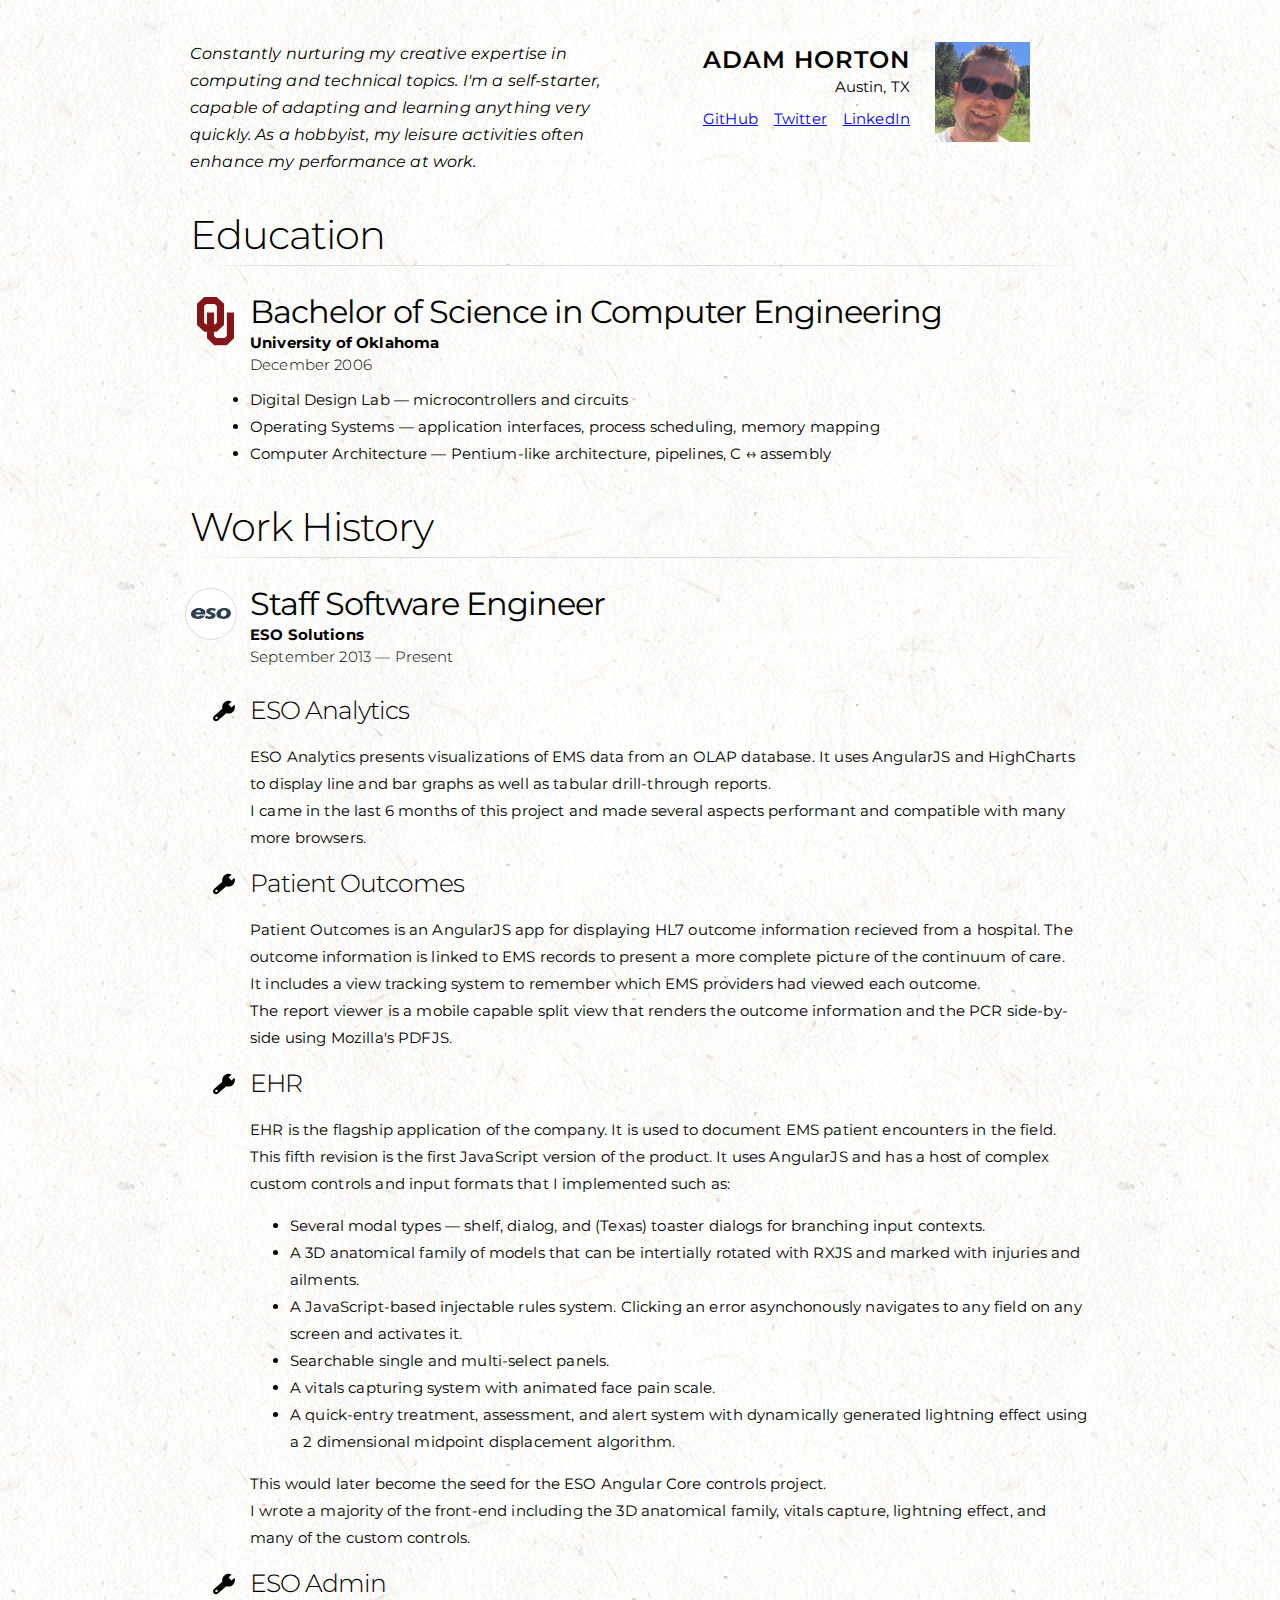
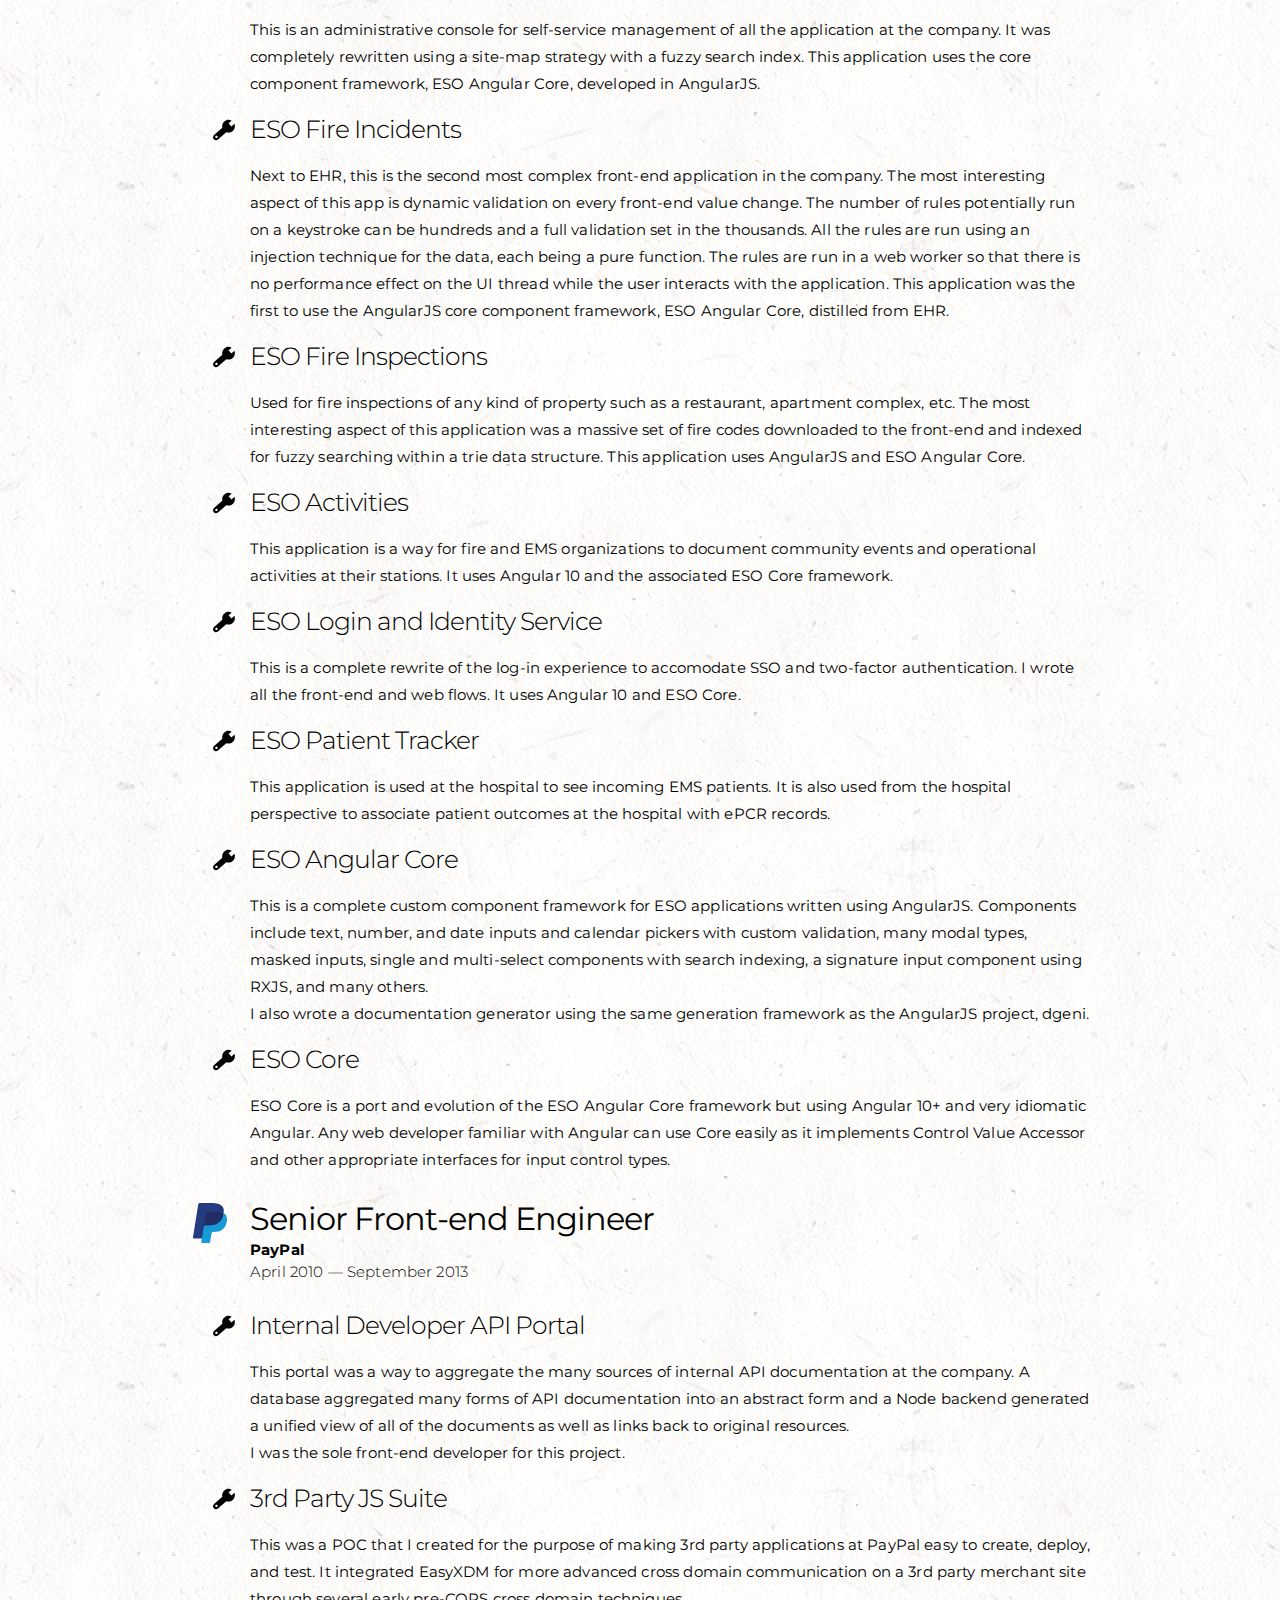
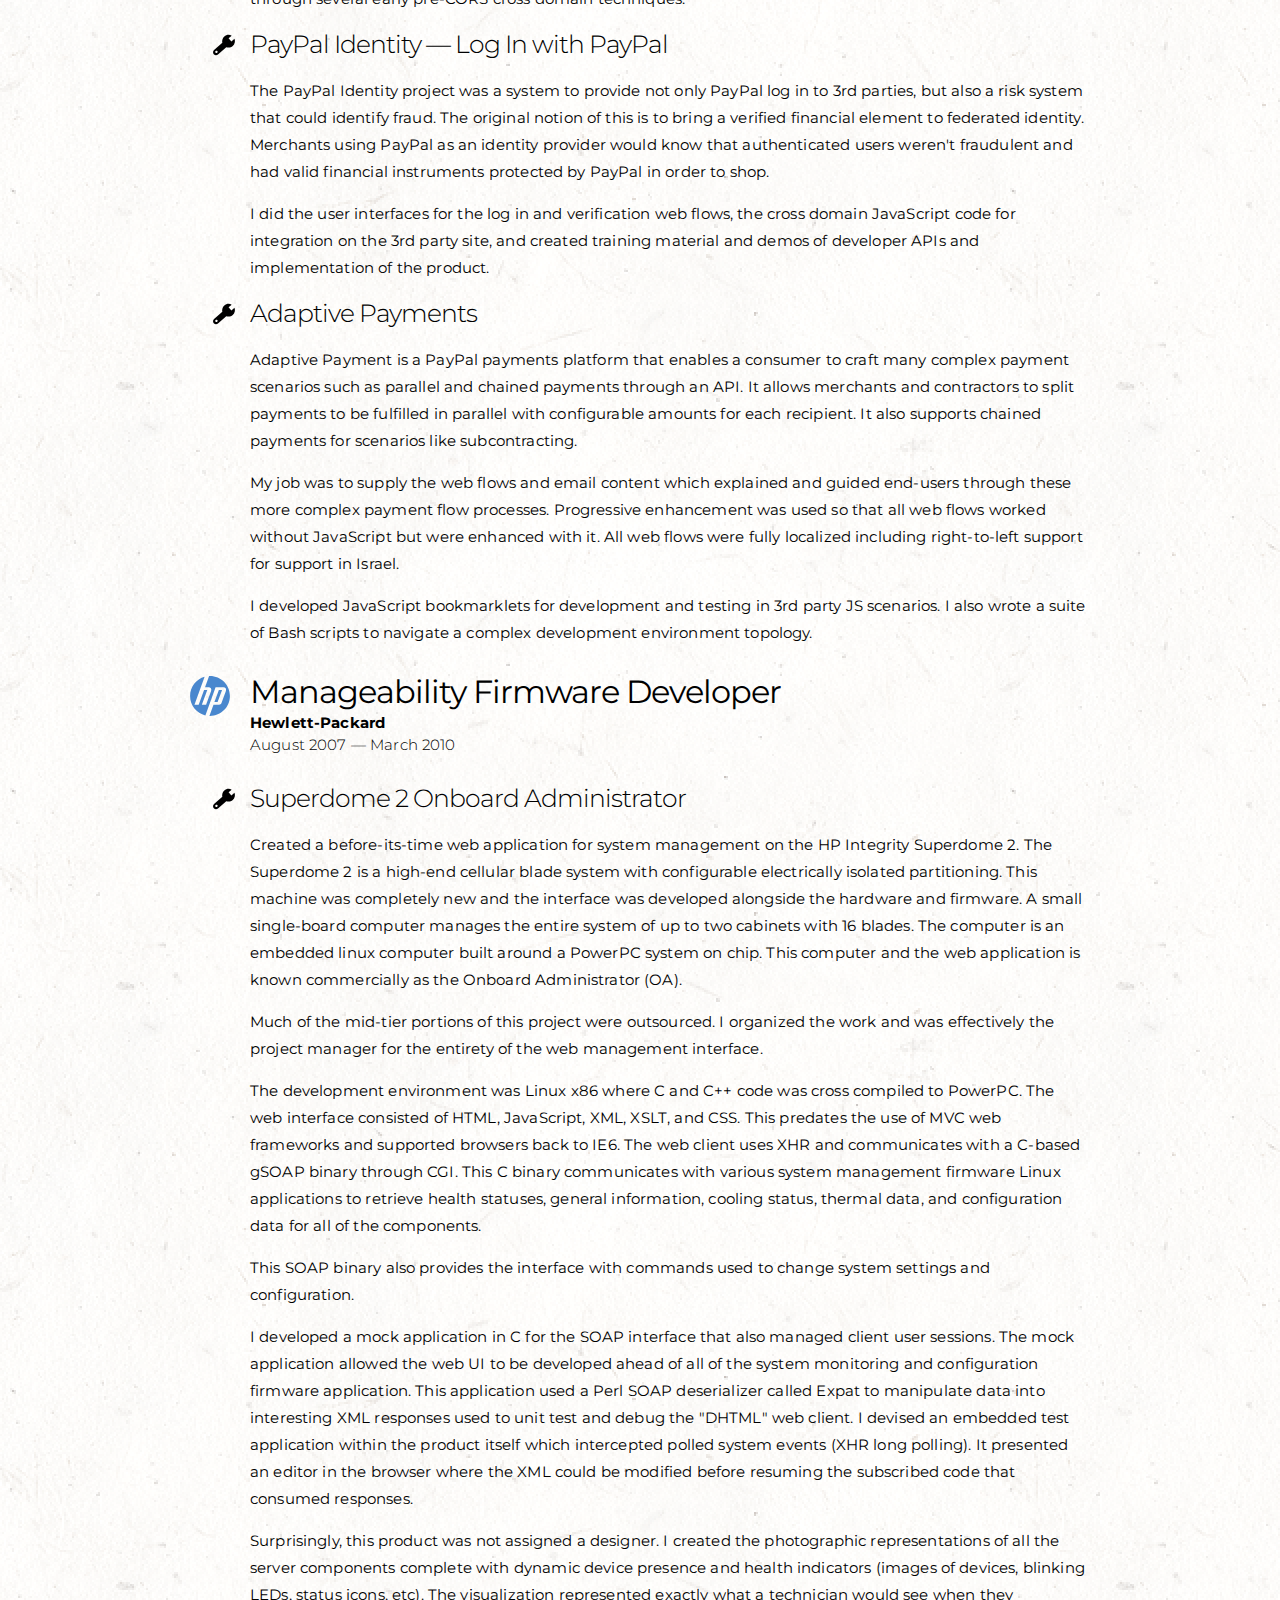
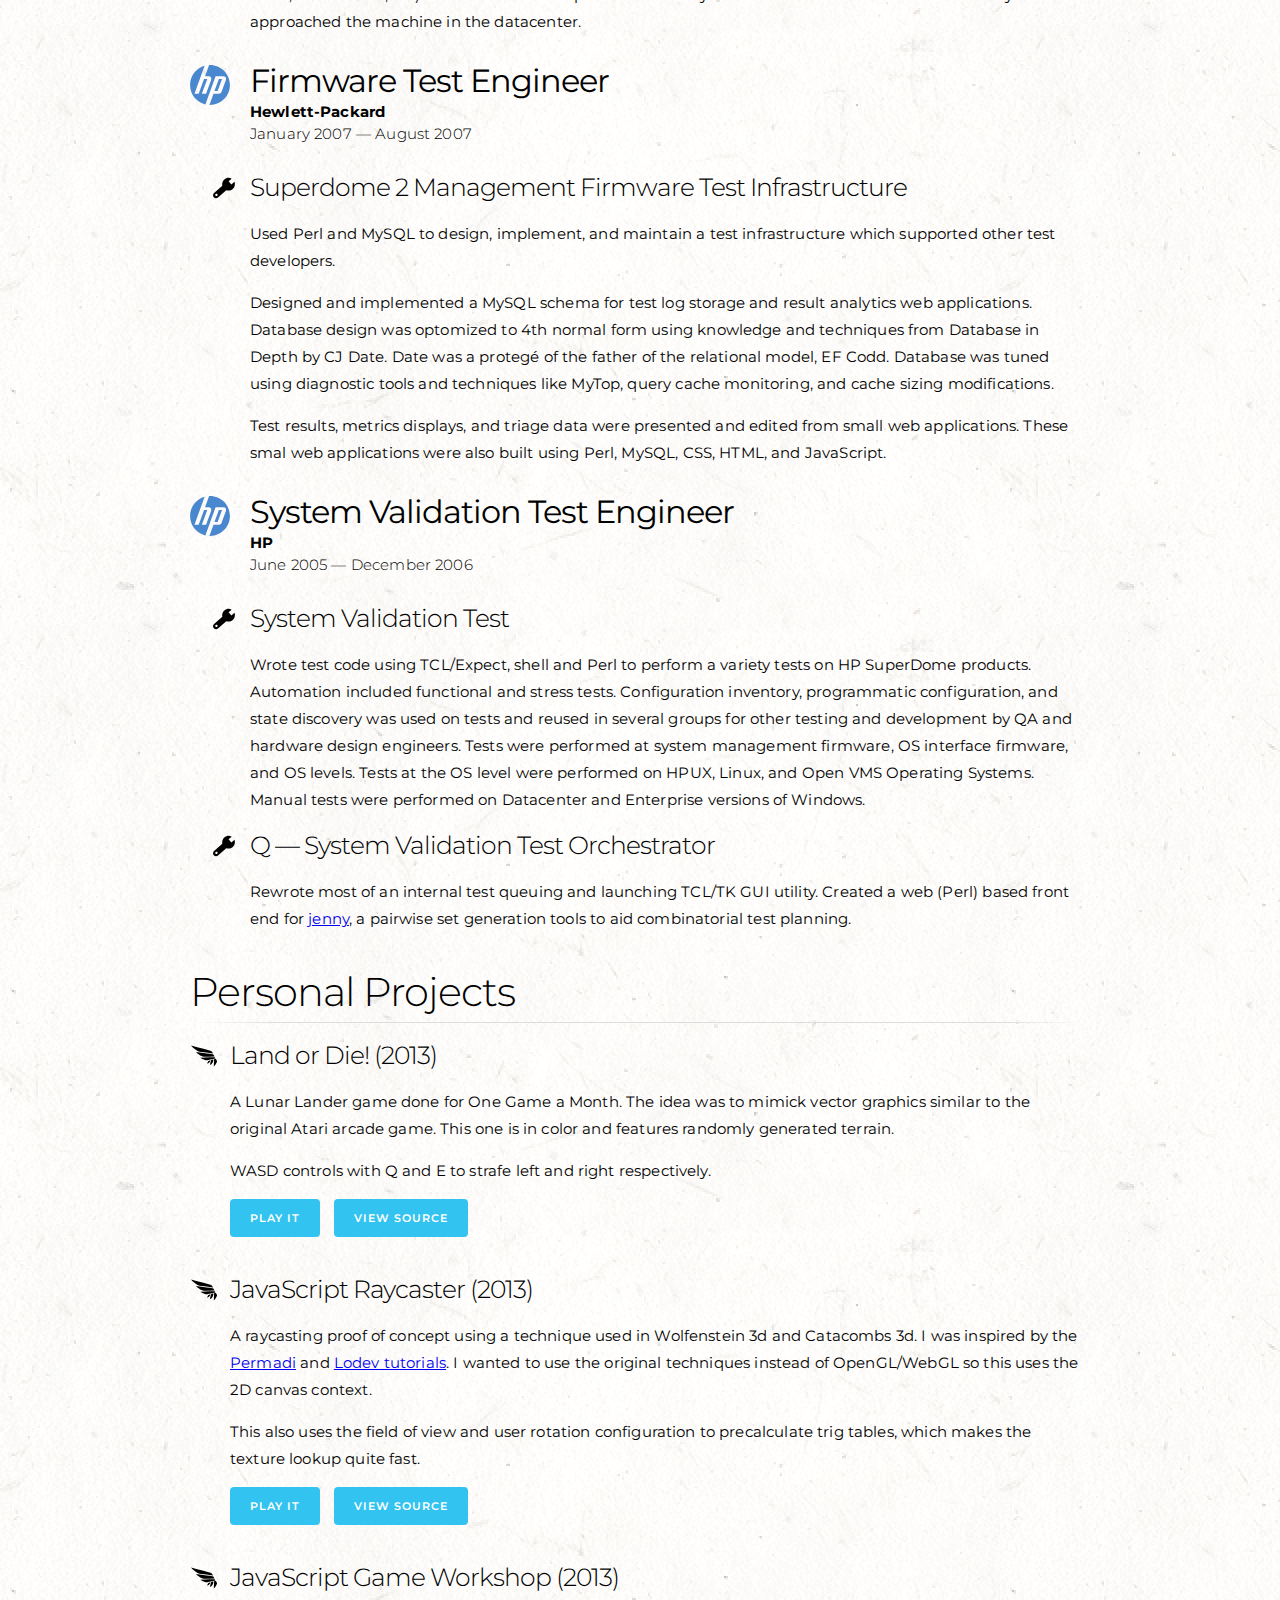
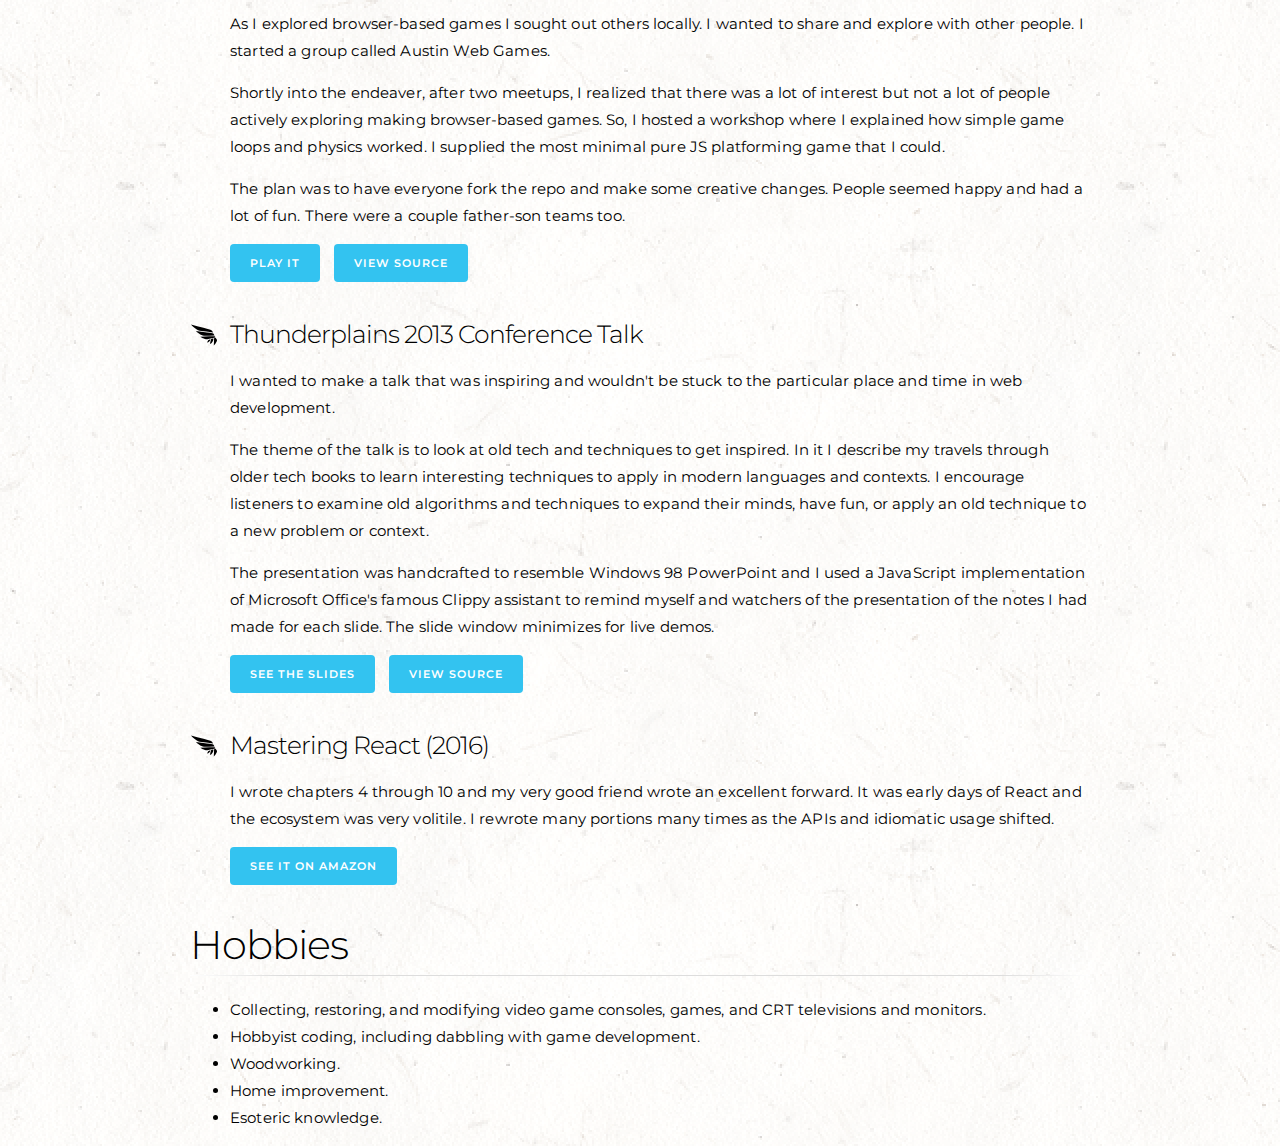
<file: resume/index.html>
<!DOCTYPE html>
<html>
	<head>
		<meta charset="utf-8"/>
		<meta name="viewport" content="width=device-width, initial-scale=1">

		<link href="//fonts.googleapis.com/css?family=Montserrat:400,300,600" rel="stylesheet" type="text/css">
		<link rel="stylesheet" type="text/css" href="../vendor/normalize.css"/>
		<link rel="stylesheet" type="text/css" href="./resume.css"/>
	</head>
	<body>
		<div class="main-container">
			<a class="resume-url" href=".">http://digitalicarus.com/resume</a>
			<header>
				<section class="objective">
					Constantly nurturing my creative expertise in computing and technical topics. 
					I'm a self-starter, capable of adapting and learning anything very quickly. 
					As a hobbyist, my leisure activities often enhance my performance at work.
				</section>
				<section class="personal-info">
					<h1 class="name">Adam Horton</h1>
					<address>
						Austin, TX
					</address>
					<div class="links">
						<a target="_blank" href="https://github.com/digitalicarus">GitHub</a>
						<a target="_blank" href="https://twitter.com/digitalicarus">Twitter</a>
						<a target="_blank" href="https://www.linkedin.com/in/adamhorton/">LinkedIn</a>
					</div>
				</section>
			</header>
			<main>
				<section class="education">
					<h1>Education</h1>
					<div class="section-content">
						<header>
							<h2>Bachelor of Science in Computer Engineering</h2>
							<strong>University of Oklahoma</strong>
							<aside>December 2006</aside>
						</header>
						<ul>
							<li>Digital Design Lab &mdash; microcontrollers and circuits</li>
							<li>Operating Systems &mdash; application interfaces, process scheduling, memory mapping</li>
							<li>Computer Architecture &mdash; Pentium-like architecture, pipelines, C &harr;&#xFE0E; assembly</li>
						</ul>
					</div>
				</section>
				<!--<section class="skills">
					<h1>Skills</h1>
					<div class="section-content">
					</div>
				</section> -->
				<section class="work-history">
					<h1>Work History</h1>
					<div class="section-content">
						<article class="work-history-record eso">
							<header>
								<h2>Staff Software Engineer</h2>
								<strong>ESO Solutions</strong>
								<aside> September 2013 &mdash; Present</aside>
							</header>
	
							<div class="project">
								<h3>ESO Analytics</h3>
								<p>
									ESO Analytics presents visualizations of EMS data from an OLAP database.
									It uses AngularJS and HighCharts to display line and bar graphs as well as 
									tabular drill-through reports.
									<br/>
									I came in the last 6 months of this project and made several aspects performant and
									compatible with many more browsers.
								</p>
							</div>  
							<div class="project">
								<h3>Patient Outcomes</h3>
								<p>
									Patient Outcomes is an AngularJS app for displaying HL7 outcome information recieved from a hospital. 
									The outcome information is linked to EMS records to present a more complete picture of the continuum of care.
									<br/>
									It includes a view tracking system to remember which EMS providers had viewed each 
									outcome.
									<br/>
									The report viewer is a mobile capable split view that renders the outcome information and the PCR side-by-side
									using Mozilla's PDFJS.
									<br/>
								</p>
							</div>  
							<div class="project">
								<h3>EHR</h3>
								<p>
									EHR is the flagship application of the company. 
									It is used to document EMS patient encounters in the field.
									This fifth revision is the first JavaScript version of the product.
									It uses AngularJS and has a host of complex custom controls and input formats that I implemented such
									as:
								</p>
								<ul>
									<li>Several modal types &mdash; shelf, dialog, and (Texas) toaster dialogs for branching input contexts.</li>
									<li>A 3D anatomical family of models that can be intertially rotated with RXJS and marked with injuries and ailments.</li>
									<li>A JavaScript-based injectable rules system. Clicking an error asynchonously navigates to any field on any screen and activates it.</li>
									<li>Searchable single and multi-select panels.</li>
									<li>A vitals capturing system with animated face pain scale.</li>
									<li>A quick-entry treatment, assessment, and alert system with dynamically generated lightning effect using a 2 dimensional midpoint displacement algorithm.</li>
								</ul>
								<p>
									This would later become the seed for the ESO Angular Core controls project.<br/>
									I wrote a majority of the front-end including the 3D anatomical family, vitals capture, lightning effect, and many of the custom controls.
								</p>
							</div>  
							<div class="project">
								<h3>ESO Admin</h3>
								<p>
									This is an administrative console for self-service management of all the application at the company.
									It was completely rewritten using a site-map strategy with a fuzzy search index. This application
									uses the core component framework, ESO Angular Core, developed in AngularJS.
								</p>
							</div>  
							<div class="project">
								<h3>ESO Fire Incidents</h3>
								<p>
									Next to EHR, this is the second most complex front-end application in the company. The most interesting
									aspect of this app is dynamic validation on every front-end value change. The number of rules potentially
									run on a keystroke can be hundreds and a full validation set in the thousands. All the rules are run 
									using an injection technique for the data, each being a pure function. The rules are run in a web worker
									so that there is no performance effect on the UI thread while the user interacts with the application.
									This application was the first to use the AngularJS core component framework, ESO Angular Core, distilled from EHR.
								</p>
							</div>  
							<div class="project">
								<h3>ESO Fire Inspections</h3>
								<p>
									Used for fire inspections of any kind of property such as a restaurant, apartment complex, etc.
									The most interesting aspect of this application was a massive set of fire codes downloaded to the front-end
									and indexed for fuzzy searching within a trie data structure. This application uses AngularJS and ESO Angular Core.
								</p>
							</div>  
							<div class="project">
								<h3>ESO Activities</h3>
								<p>
									This application is a way for fire and EMS organizations to document community events and 
									operational activities at their stations. It uses Angular 10 and the associated ESO Core framework.
								</p>
							</div>  
							<div class="project">
								<h3>ESO Login and Identity Service</h3>
								<p>
									This is a complete rewrite of the log-in experience to accomodate SSO and two-factor authentication.
									I wrote all the front-end and web flows. It uses Angular 10 and ESO Core.
								</p>
							</div>  
							<div class="project">
								<h3>ESO Patient Tracker</h3>
								<p>
									This application is used at the hospital to see incoming EMS patients. It is also used from the hospital 
									perspective to associate patient outcomes at the hospital with ePCR records.
								</p>
							</div>  
							<div class="project">
								<h3>ESO Angular Core</h3>
								<p>
									This is a complete custom component framework for ESO applications written using AngularJS. Components include
									text, number, and date inputs and calendar pickers with custom validation, many modal types, masked inputs,
									single and multi-select components with search indexing, a signature input component using RXJS, and many others.
									<br/>
									I also wrote a documentation generator using the same generation framework as the AngularJS project, dgeni.
								</p>
							</div>  
							<div class="project">
								<h3>ESO Core</h3>
								<p>
									ESO Core is a port and evolution of the ESO Angular Core framework but using Angular 10+ and very idiomatic
									Angular. Any web developer familiar with Angular can use Core easily as it implements Control Value Accessor
									and other appropriate interfaces for input control types.
								</p>
							</div>  
						</article> 
	
						<article class="work-history-record paypal">
							<header>
								<h2>Senior Front-end Engineer</h2>
								<strong>PayPal</strong>
								<aside> April 2010 &mdash; September 2013</aside>
							</header>

							<div class="project">
								<h3>Internal Developer API Portal</h3>
								<p>
									This portal was a way to aggregate the many sources of internal API documentation at the company.
									A database aggregated many forms of API documentation into an abstract form and a Node 
									backend generated a unified view of all of the documents as well as links back to original
									resources.
									<br/>
									I was the sole front-end developer for this project.
								</p>
							</div>  
							<div class="project">
								<h3>3rd Party JS Suite</h3>
								<p>
									This was a POC that I created for the purpose of making 3rd party applications at PayPal
									easy to create, deploy, and test. It integrated EasyXDM for more advanced cross domain
									communication on a 3rd party merchant site through several early pre-CORS cross domain
									techniques.
								</p>
							</div> 
							<div class="project">
								<h3>PayPal Identity &mdash; Log In with PayPal</h3>
								<p>
									The PayPal Identity project was a system to provide not only PayPal log in to 3rd parties, 
									but also a risk system that could identify fraud. The original notion of this is to 
									bring a verified financial element to federated identity. Merchants using PayPal as an
									identity provider would know that authenticated users weren't fraudulent and had valid
									financial instruments protected by PayPal in order to shop.
								</p>
								<p>
									I did the user interfaces for the log in and verification web flows, the
									cross domain JavaScript code for integration on the 3rd party site, and created 
									training material and demos of developer APIs and implementation of the product.
								</p>
							</div> 
							<div class="project">
								<h3>Adaptive Payments</h3>
								<p>
									Adaptive Payment is a PayPal payments platform that enables a consumer to craft
									many complex payment scenarios such as parallel and chained payments through an API.
									It allows merchants and contractors to split payments to be fulfilled
									in parallel with configurable amounts for each recipient. It also supports chained 
									payments for scenarios like subcontracting. 
								</p>
								<p>
									My job was to supply the web flows and email content which explained and guided end-users through
									these more complex payment flow processes. Progressive enhancement was used so that all web flows
									worked without JavaScript but were enhanced with it. All web flows were fully localized including
									right-to-left support for support in Israel.
								</p>
								<p>
									I developed JavaScript bookmarklets for development and testing in 3rd party JS scenarios. I also wrote
									a suite of Bash scripts to navigate a complex development environment topology.
								</p>
							</div>
						</article> 
	
						<article class="work-history-record hp">
							<header>
								<h2>Manageability Firmware Developer</h2>
								<strong>Hewlett-Packard</strong>
								<aside>August 2007 &mdash; March 2010</aside>
							</header>
	
							<div class="project">
								<h3>Superdome 2 Onboard Administrator</h3>
								<p>
									Created a before-its-time web application for system management on the HP Integrity Superdome 2. 
									The Superdome 2 is a high-end cellular blade system with configurable electrically isolated partitioning.
									This machine was completely new and the interface was developed alongside the hardware and firmware.
									A small single-board computer manages the entire system of up to two cabinets with 16 blades.
									The computer is an embedded linux computer built around a PowerPC system on chip.
									This computer and the web application is known commercially as the Onboard Administrator (OA).
								</p>
								<p>
									Much of the mid-tier portions of this project were outsourced.
									I organized the work and was effectively the project manager for the entirety of the web management interface.
								</p>
								<p>
									The development environment was Linux x86 where C and C++ code was cross compiled to PowerPC. 
									The web interface consisted of HTML, JavaScript, XML, XSLT, and CSS. 
									This predates the use of MVC web frameworks and supported browsers back to IE6.
									The web client uses XHR and communicates with a C-based gSOAP binary through CGI.
									This C binary communicates with various system management firmware Linux applications to retrieve 
									health statuses, general information, cooling status, thermal data, and configuration data for 
									all of the components.
								</p>
								<p>
									This SOAP binary also provides the interface with commands used to change system settings and configuration.
								</p>
								<p>
									I developed a mock application in C for the SOAP interface that also managed client user sessions.
									The mock application allowed the web UI to be developed ahead of all of the system monitoring and configuration firmware application.
									This application used a Perl SOAP deserializer called Expat to manipulate data into interesting XML responses used to unit test and debug the "DHTML" web client. 
									I devised an embedded test application within the product itself which intercepted polled system events (XHR long polling).
									It presented an editor in the browser where the XML could be modified before resuming the subscribed code that consumed responses.
								</p>
								<p>
									Surprisingly, this product was not assigned a designer.
									I created the photographic representations of all the server components complete with 
									dynamic device presence and health indicators (images of devices, blinking LEDs, status icons, etc).
									The visualization represented exactly what a technician would see when they approached the machine
									in the datacenter.
								</p>
							</div>
						</article> 
	
						<article class="work-history-record hp">
							<header>
								<h2>Firmware Test Engineer</h2>
								<strong>Hewlett-Packard</strong>
								<aside>January 2007 &mdash; August 2007</aside>
							</header>
	
							<div class="project">
								<h3>Superdome 2 Management Firmware Test Infrastructure</h3>
								<p>
									Used Perl and MySQL to design, implement, and maintain a test infrastructure which supported other test developers.
								</p>
								<p>
									Designed and implemented a MySQL schema for test log storage and result analytics web applications. 
									Database design was optomized to 4th normal form using knowledge and techniques from Database in Depth by CJ Date. 
									Date was a protegé of the father of the relational model, EF Codd. 
									Database was tuned using diagnostic tools and techniques like MyTop, query cache monitoring, and cache sizing modifications.
								</p>
								<p>
									Test results, metrics displays, and triage data were presented and edited from small web applications. 
									These smal web applications were also built using Perl, MySQL, CSS, HTML, and JavaScript.
								</p>
							</div>
						</article> 

						<article class="work-history-record hp">
							<header>
								<h2>System Validation Test Engineer</h2>
								<strong>HP</strong>
								<aside>June 2005 &mdash; December 2006</aside>
							</header>
	
							<div class="project">
								<h3>System Validation Test</h3>
								<p>
									Wrote test code using TCL/Expect, shell and Perl to perform a variety tests on HP SuperDome products. 
									Automation included functional and stress tests. 
									Configuration inventory, programmatic configuration, and state discovery was used on tests and reused in 
									several groups for other testing and development by QA and hardware design engineers. 
									Tests were performed at system management firmware, OS interface firmware, and OS levels. 
									Tests at the OS level were performed on HPUX, Linux, and Open VMS Operating Systems. 
									Manual tests were performed on Datacenter and Enterprise versions of Windows.
								</p> 
							</div>
							<div class="project">
								<h3>Q &mdash; System Validation Test Orchestrator</h3>
								<p>
									Rewrote most of an internal test queuing and launching TCL/TK GUI utility. 
									Created a web (Perl) based front end for <a target="_blank" href="http://burtleburtle.net/bob/math/jenny.html">jenny</a>, 
									a pairwise set generation tools to aid combinatorial test planning. 
								</p>
							</div>
						</article>
					</div>
				</section>
				<section class="personal-projects">
					<h1>Personal Projects</h1>
					<div class="section-content">
						<article class="project land-or-die">
							<h3>Land or Die! (2013)</h3>
							<p>
								A Lunar Lander game done for One Game a Month. The idea was to mimick vector graphics similar
								to the original Atari arcade game. This one is in color and features randomly generated terrain.
							</p>
							<p>
								WASD controls with Q and E to strafe left and right respectively.
							</p>
							<div class="print-links">
								<strong>Play Game:</strong> digitalicarus.com/lander <br/>
								<strong>View Source:</strong> github.com/digitalicarus/lander
							</div>
							<div class="links">
								<a href="/lander" target="_blank" class="link-btn">Play It</a>
								<a href="http://github.com/digitalicarus/lander" target="_blank" class="link-btn">View Source</a>
							</div>
						</article>
						<article class="project raycaster">
							<h3>JavaScript Raycaster (2013)</h3>
							<p>
								A raycasting proof of concept using a technique used in Wolfenstein 3d and Catacombs 3d. 
								I was inspired by the 
								<a target="_blank" href="https://permadi.com/1996/05/ray-casting-tutorial-table-of-contents/">Permadi</a> 
								and <a target="_blank" href="https://lodev.org/cgtutor/raycasting.html">Lodev tutorials</a>.
								I wanted to use the original techniques instead of OpenGL/WebGL so this uses the
								2D canvas context.
							</p>
							<p>
								This also uses the field of view and user rotation configuration to precalculate trig tables, which
								makes the texture lookup quite fast.
							</p>
							<div class="print-links">
								<strong>Play Demo:</strong> digitalicarus.com/caster <br/>
								<strong>View Source:</strong> github.com/digitalicarus/caster
							</div>
							<div class="links">
								<a href="/caster" target="_blank" class="link-btn">Play It</a>
								<a href="http://github.com/digitalicarus/caster" target="_blank" class="link-btn">View Source</a>
							</div>
						</article>
						<article class="project js-game-workshop">
							<h3>JavaScript Game Workshop (2013)</h3>
							<p>
								As I explored browser-based games I sought out others locally.
								I wanted to share and explore with other people. I started a group called Austin Web Games.
							</p>
							<p>
								Shortly into the endeaver, after two meetups, I realized that there was a lot of interest but 
								not a lot of people actively exploring making browser-based games. 
								So, I hosted a workshop where I explained how simple game loops and physics worked. I supplied
								the most minimal pure JS platforming game that I could. 
							</p>
							<p>
								The plan was to have everyone fork the repo and make some creative changes. People seemed
								happy and had a lot of fun. There were a couple father-son teams too.
							</p>
							<div class="print-links">
								<strong>Play Game:</strong> digitalicarus.com/lilgame <br/>
								<strong>View Source:</strong> github.com/digitalicarus/lilgame
							</div>
							<div class="links">
								<a href="/lilgame" target="_blank" class="link-btn">Play It</a>
								<a href="http://github.com/digitalicarus/lilgame" target="_blank" class="link-btn">View Source</a>
							</div>
						</article>
						<article class="project thunderplains-talk">
							<h3>Thunderplains 2013 Conference Talk</h3>
							<p>
								I wanted to make a talk that was inspiring and wouldn't be stuck to the particular place and time in
								web development. 
							</p>
							<p>
								The theme of the talk is to look at old tech and techniques to get inspired. In it I describe my
								travels through older tech books to learn interesting techniques to apply in modern languages and 
								contexts. I encourage listeners to examine old algorithms and techniques to expand their minds,
								have fun, or apply an old technique to a new problem or context.
							</p>
							<p>
								The presentation was handcrafted to resemble Windows 98 PowerPoint and I used a JavaScript
								implementation of Microsoft Office's famous Clippy assistant to remind myself and watchers of the
								presentation of the notes I had made for each slide. The slide window minimizes for live demos.
							</p>
							<div class="print-links">
								<strong>See Slides:</strong> digitalicarus.com/thunderplains2013 <br/>
								<strong>View Source:</strong> github.com/digitalicarus/thunderplains2013
							</div>
							<div class="links">
								<a href="/thunderplains2013" target="_blank" class="link-btn">See the Slides</a>
								<a href="http://github.com/digitalicarus/thunderplains2013" target="_blank" class="link-btn">View Source</a>
							</div>
						</article> 
						<article class="project mastering-react">
							<h3>Mastering React (2016)</h3>
							<p>
								I wrote chapters 4 through 10 and my very good friend wrote an excellent forward. 
								It was early days of React and the ecosystem was very volitile.
								I rewrote many portions many times as the APIs and idiomatic usage shifted.
							</p>
							<div class="print-links">
								<strong>Amazon:</strong> https://tinyurl.com/mastering-react
							</div>
							<div class="links">
								<a href="https://www.amazon.com/Mastering-React-Adam-Horton/dp/1783558563" target="_blank" class="link-btn">See it on Amazon</a>
							</div>
						</article>
					</div>
				</section>
				<section class="hobbies">
					<h1>Hobbies</h1>
					<div class="section-content">
						<ul>
							<li>Collecting, restoring, and modifying video game consoles, games, and CRT televisions and monitors.</li>
							<li>Hobbyist coding, including dabbling with game development.</li>
							<li>Woodworking.</li>
							<li>Home improvement.</li>
							<li>Esoteric knowledge.</li>
						</ul>
					</div>
				</section>
			</main>
		</div>
	</body>
</html>
</file>
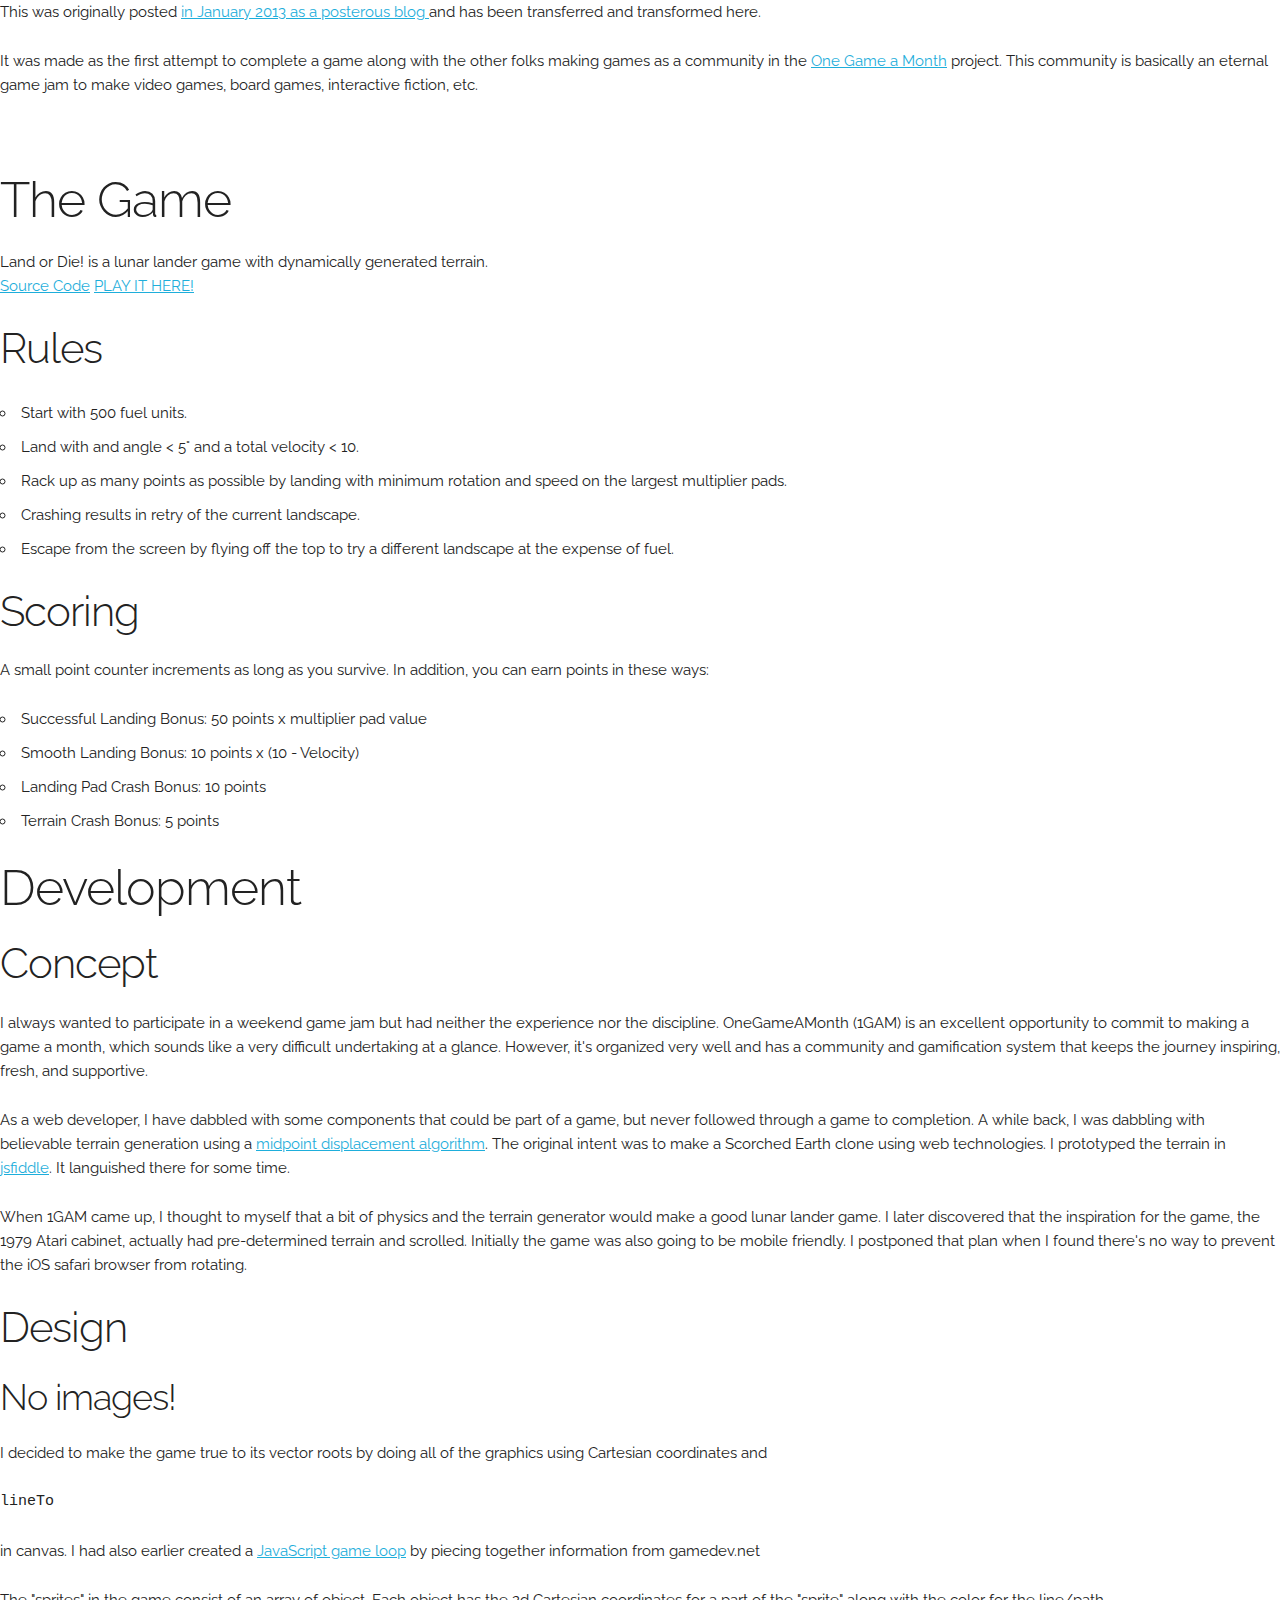
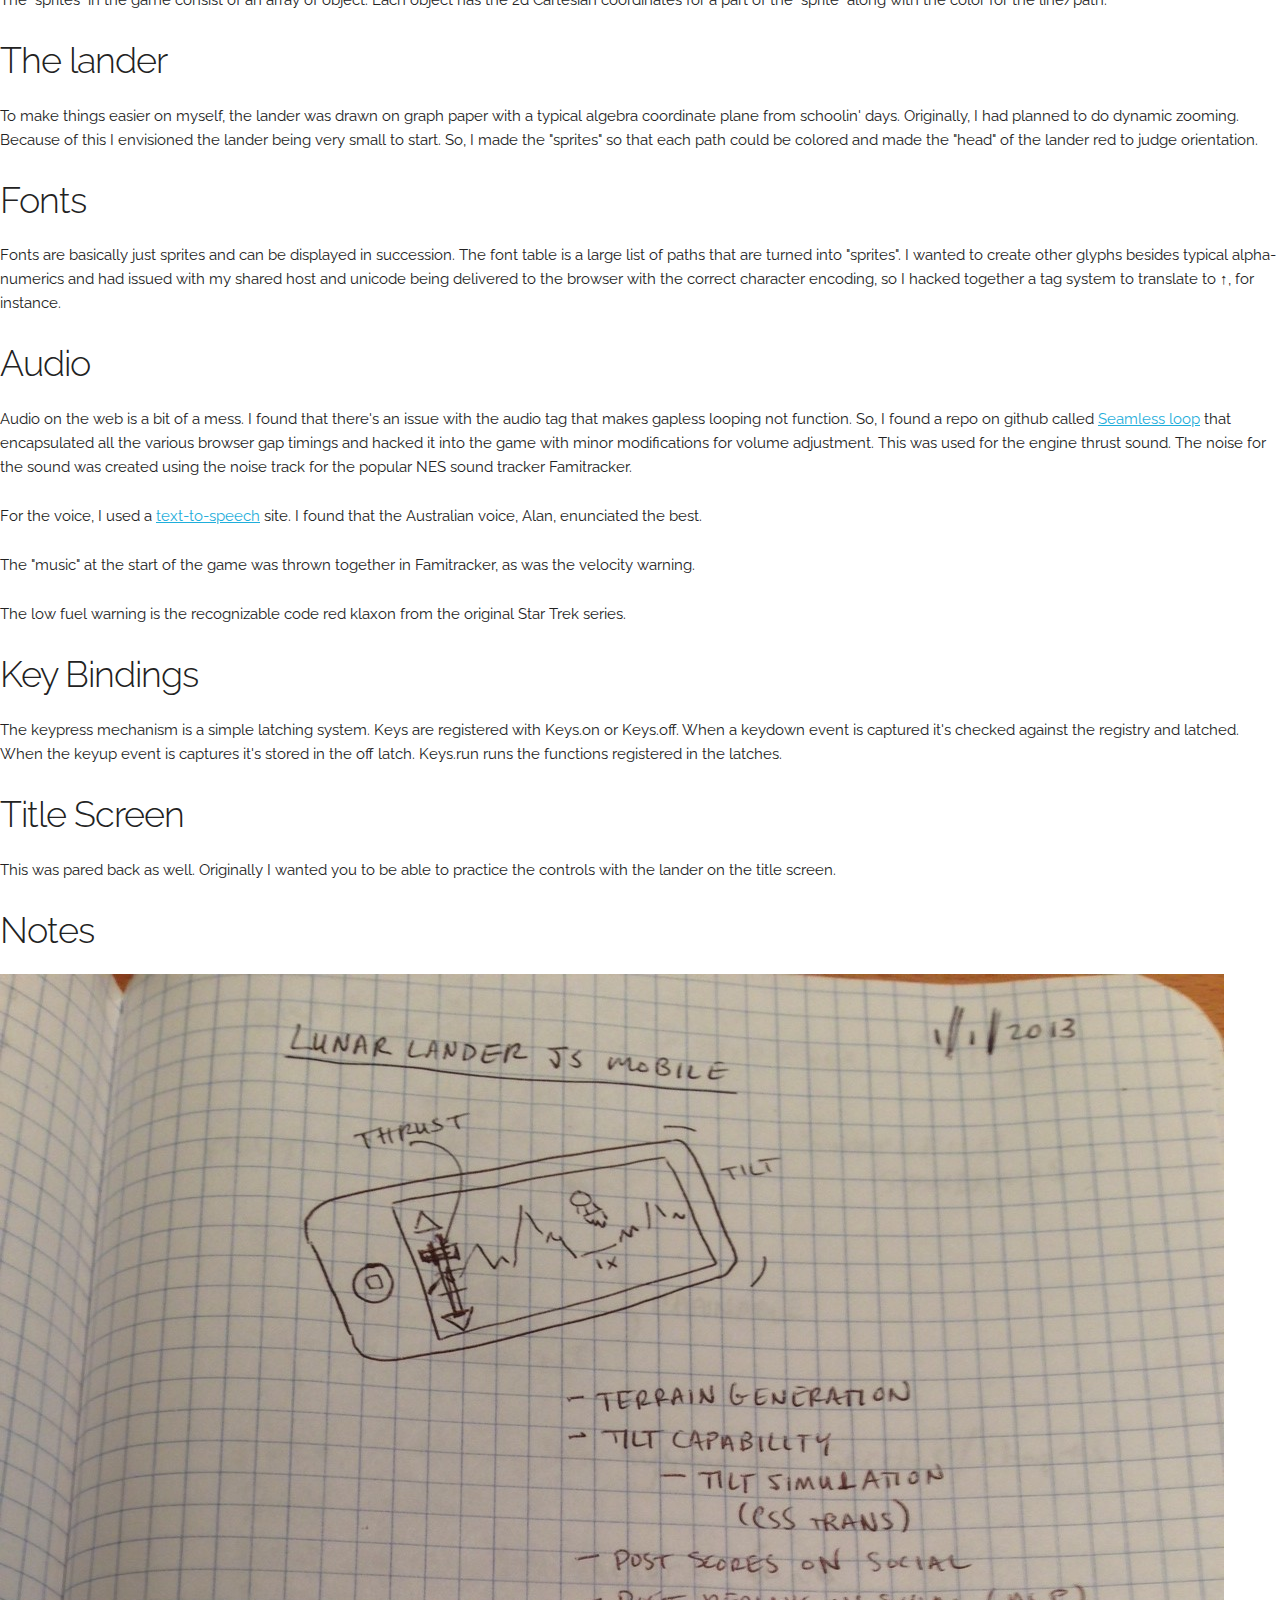
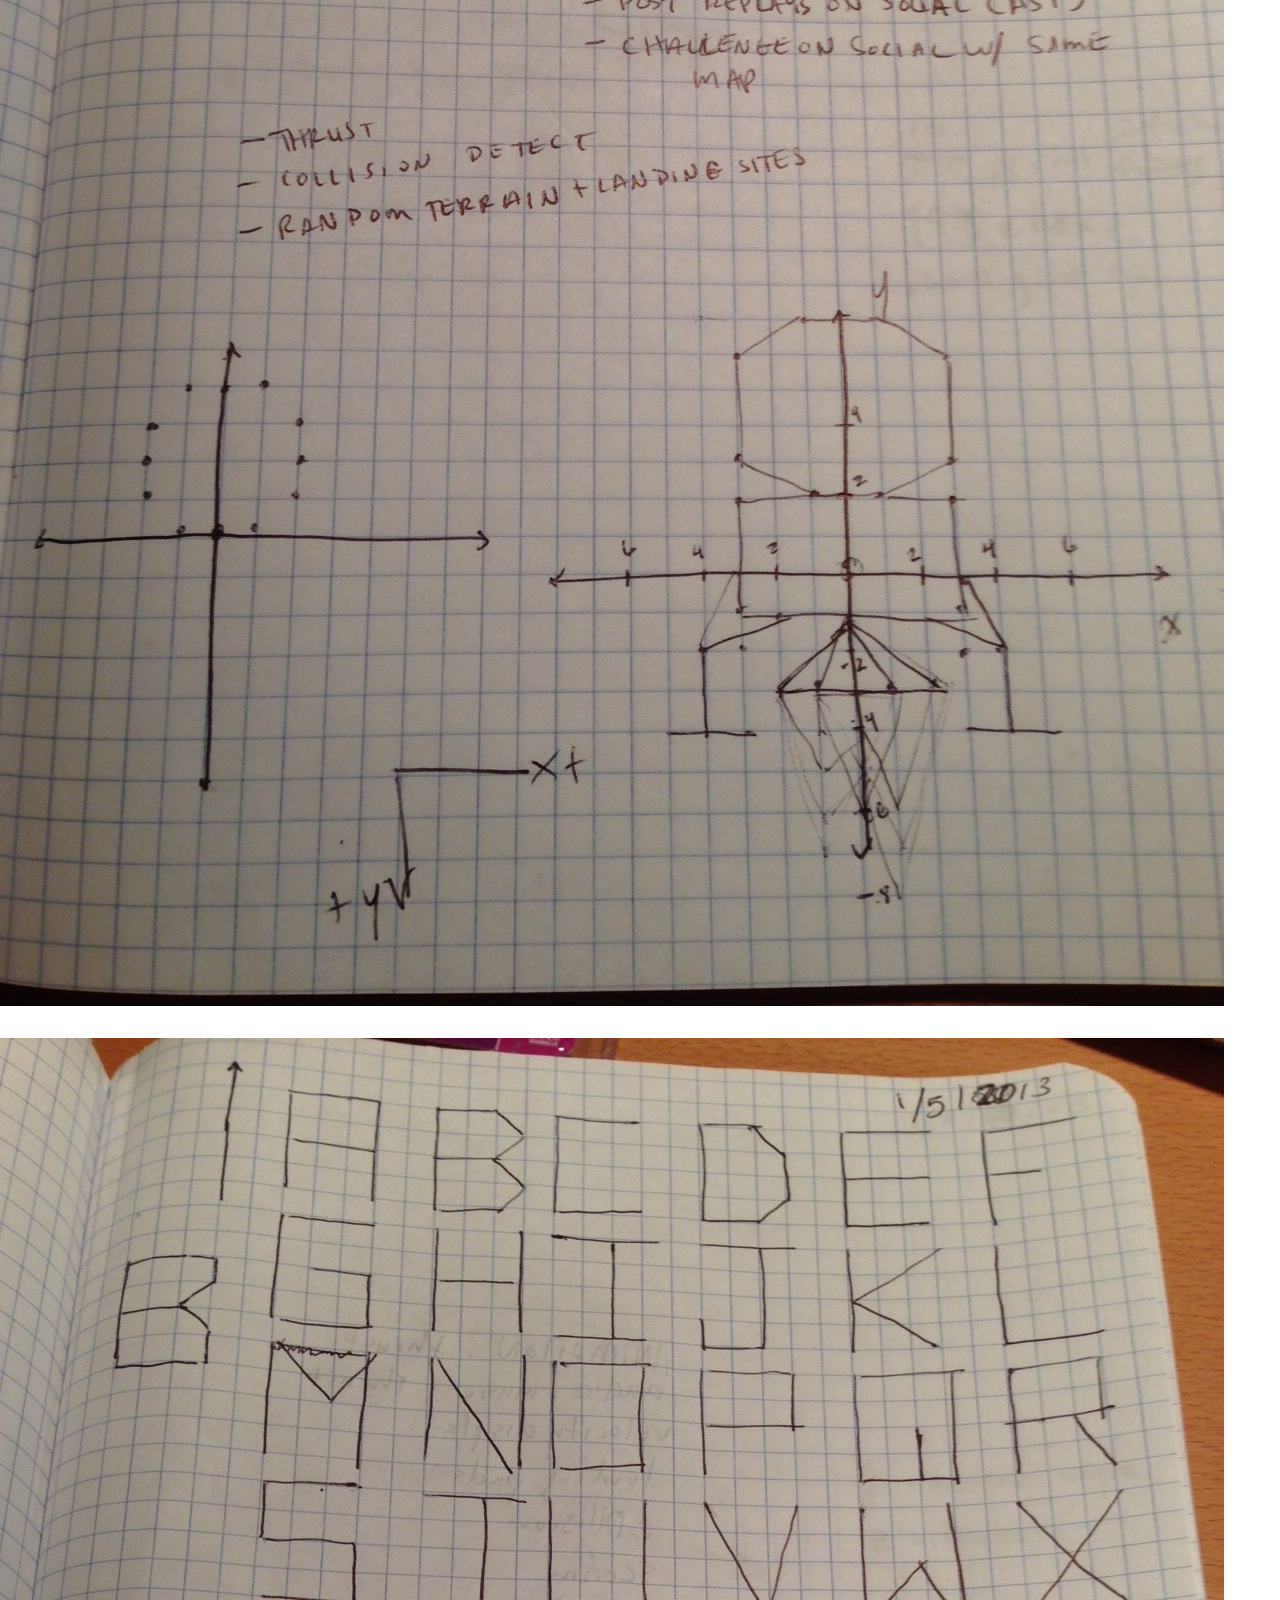
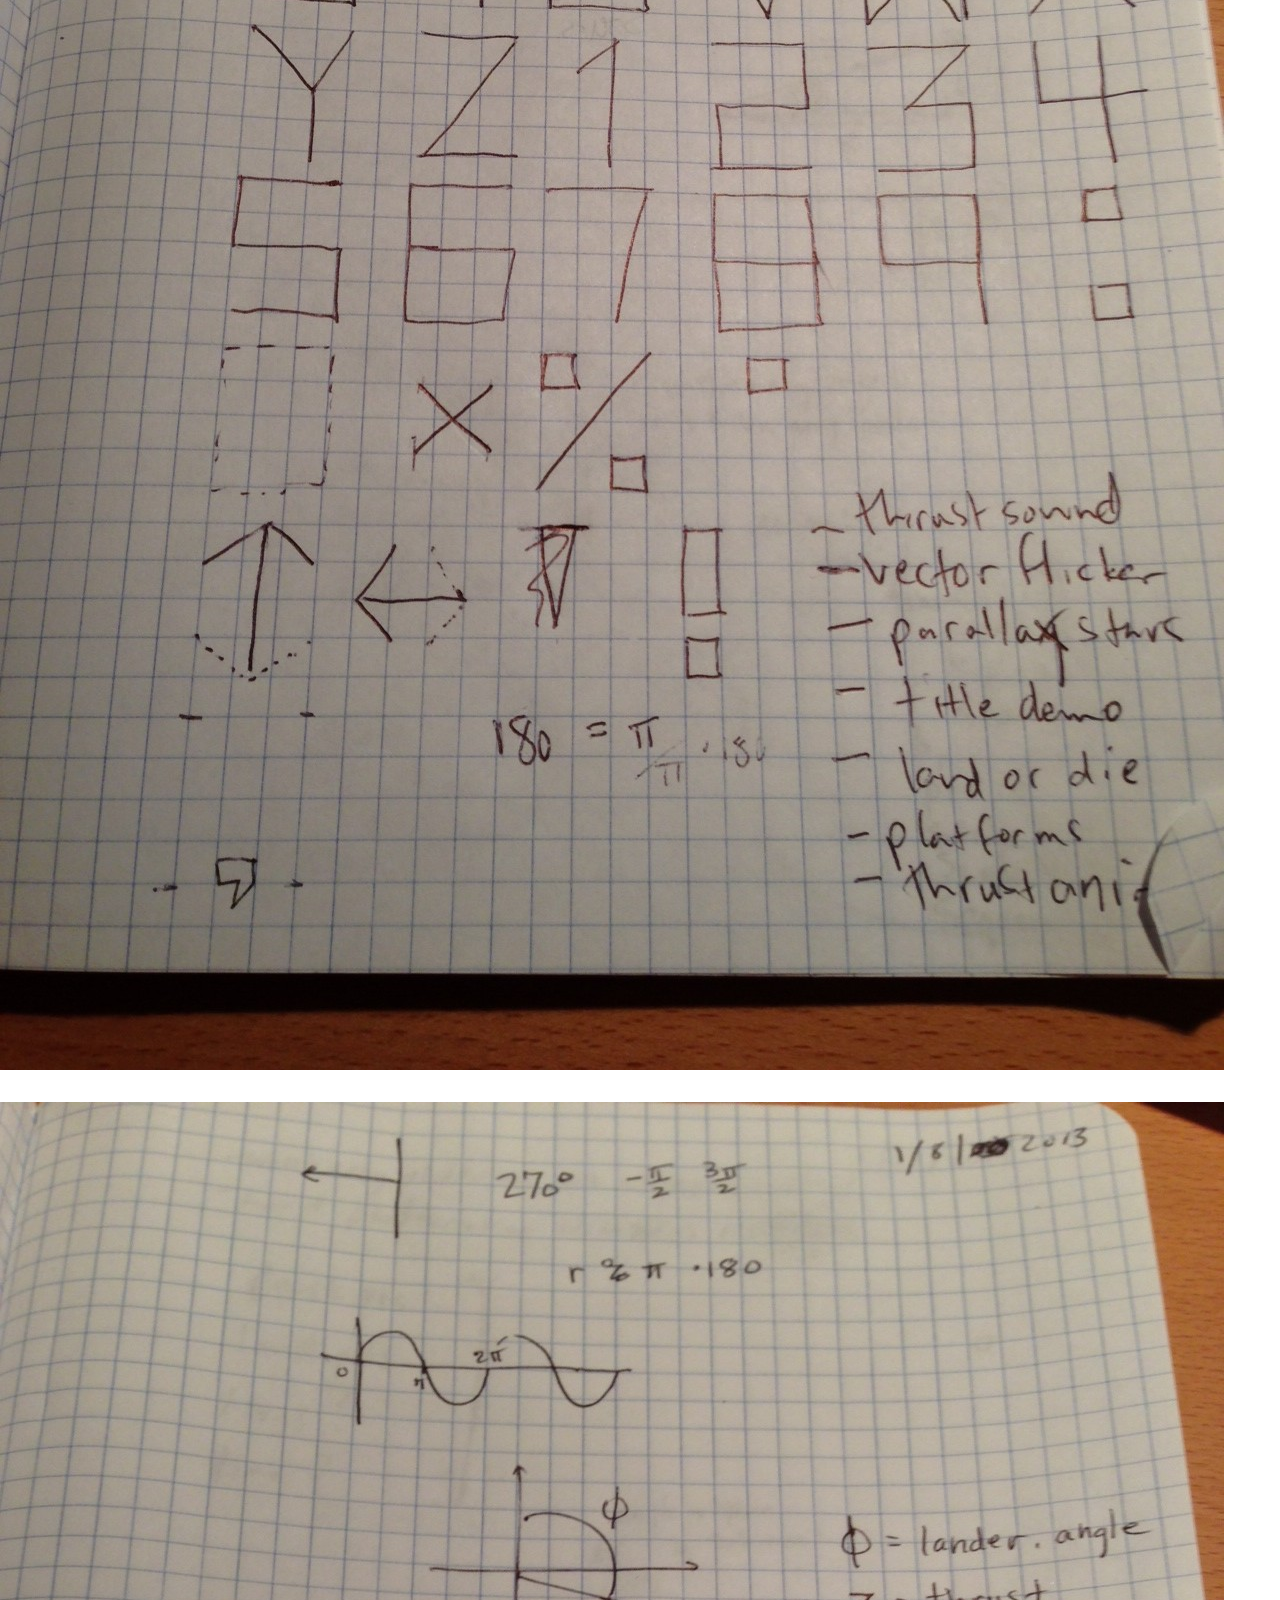
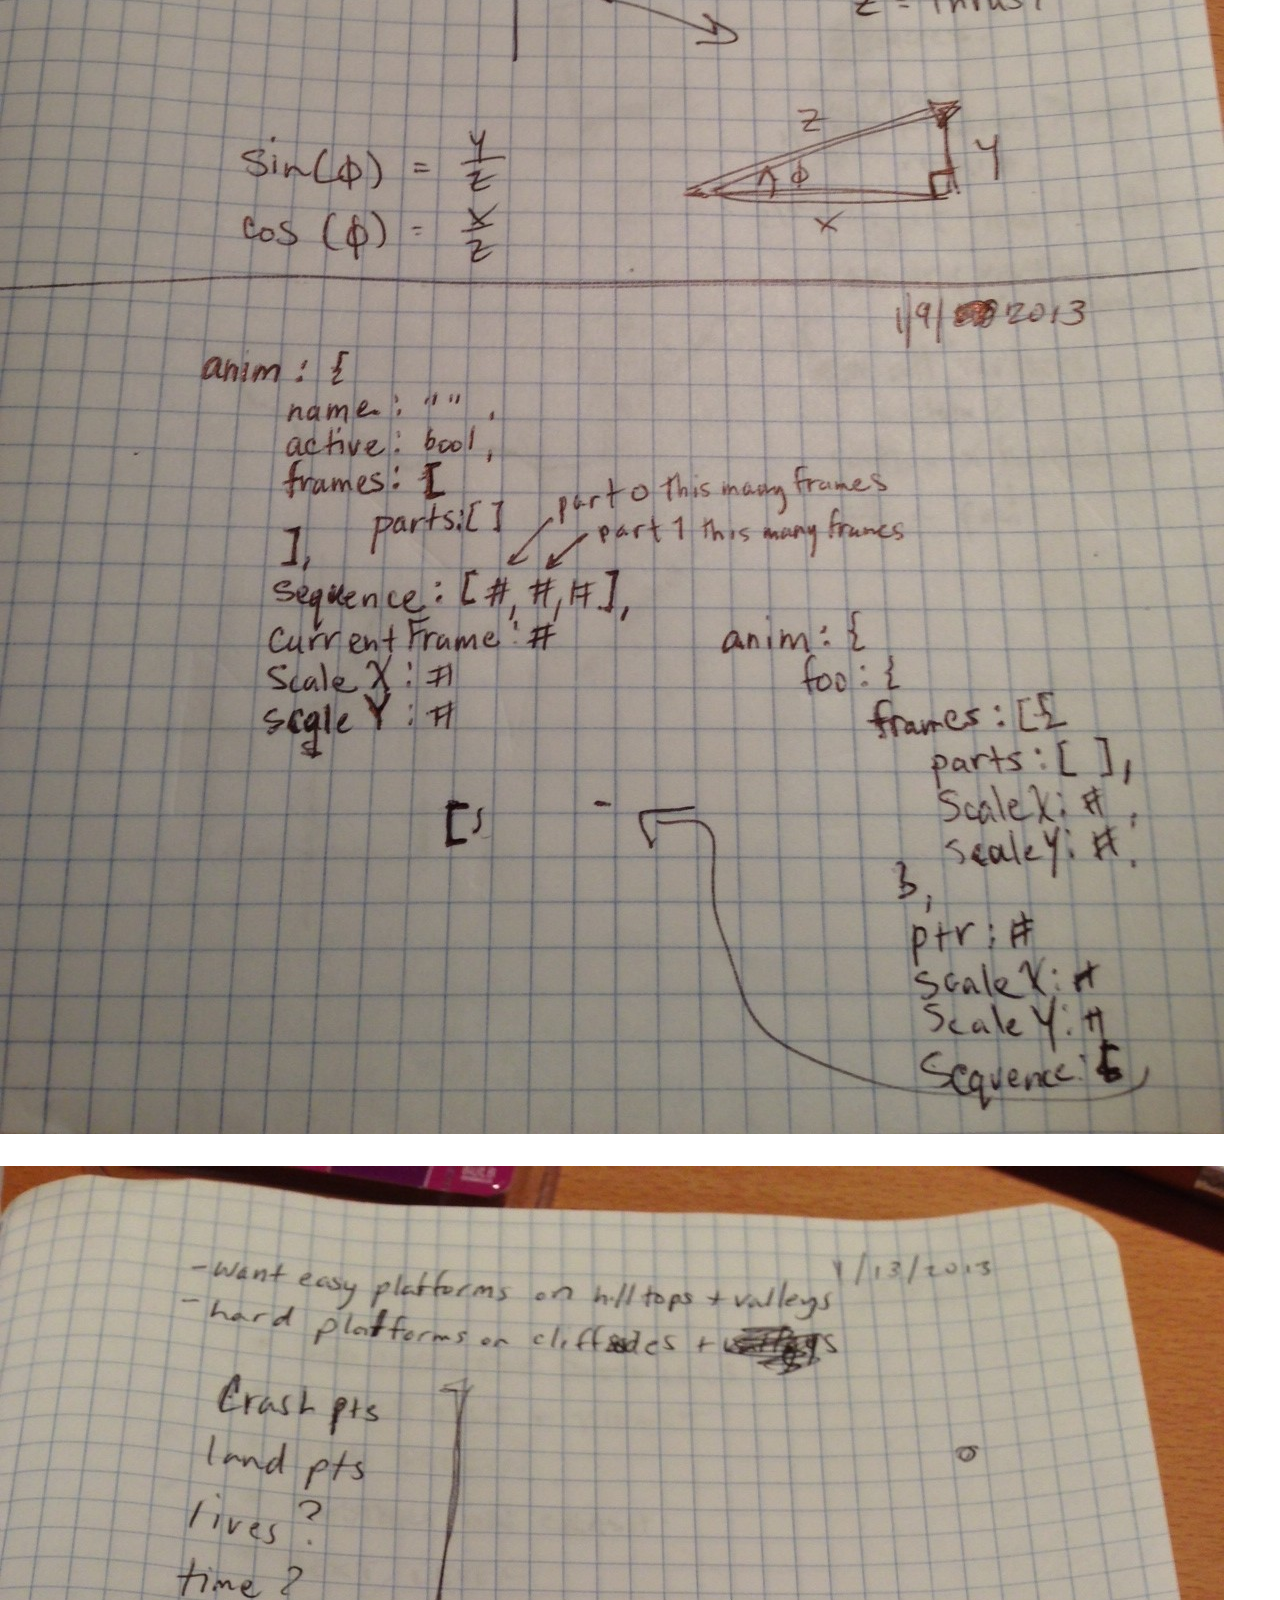
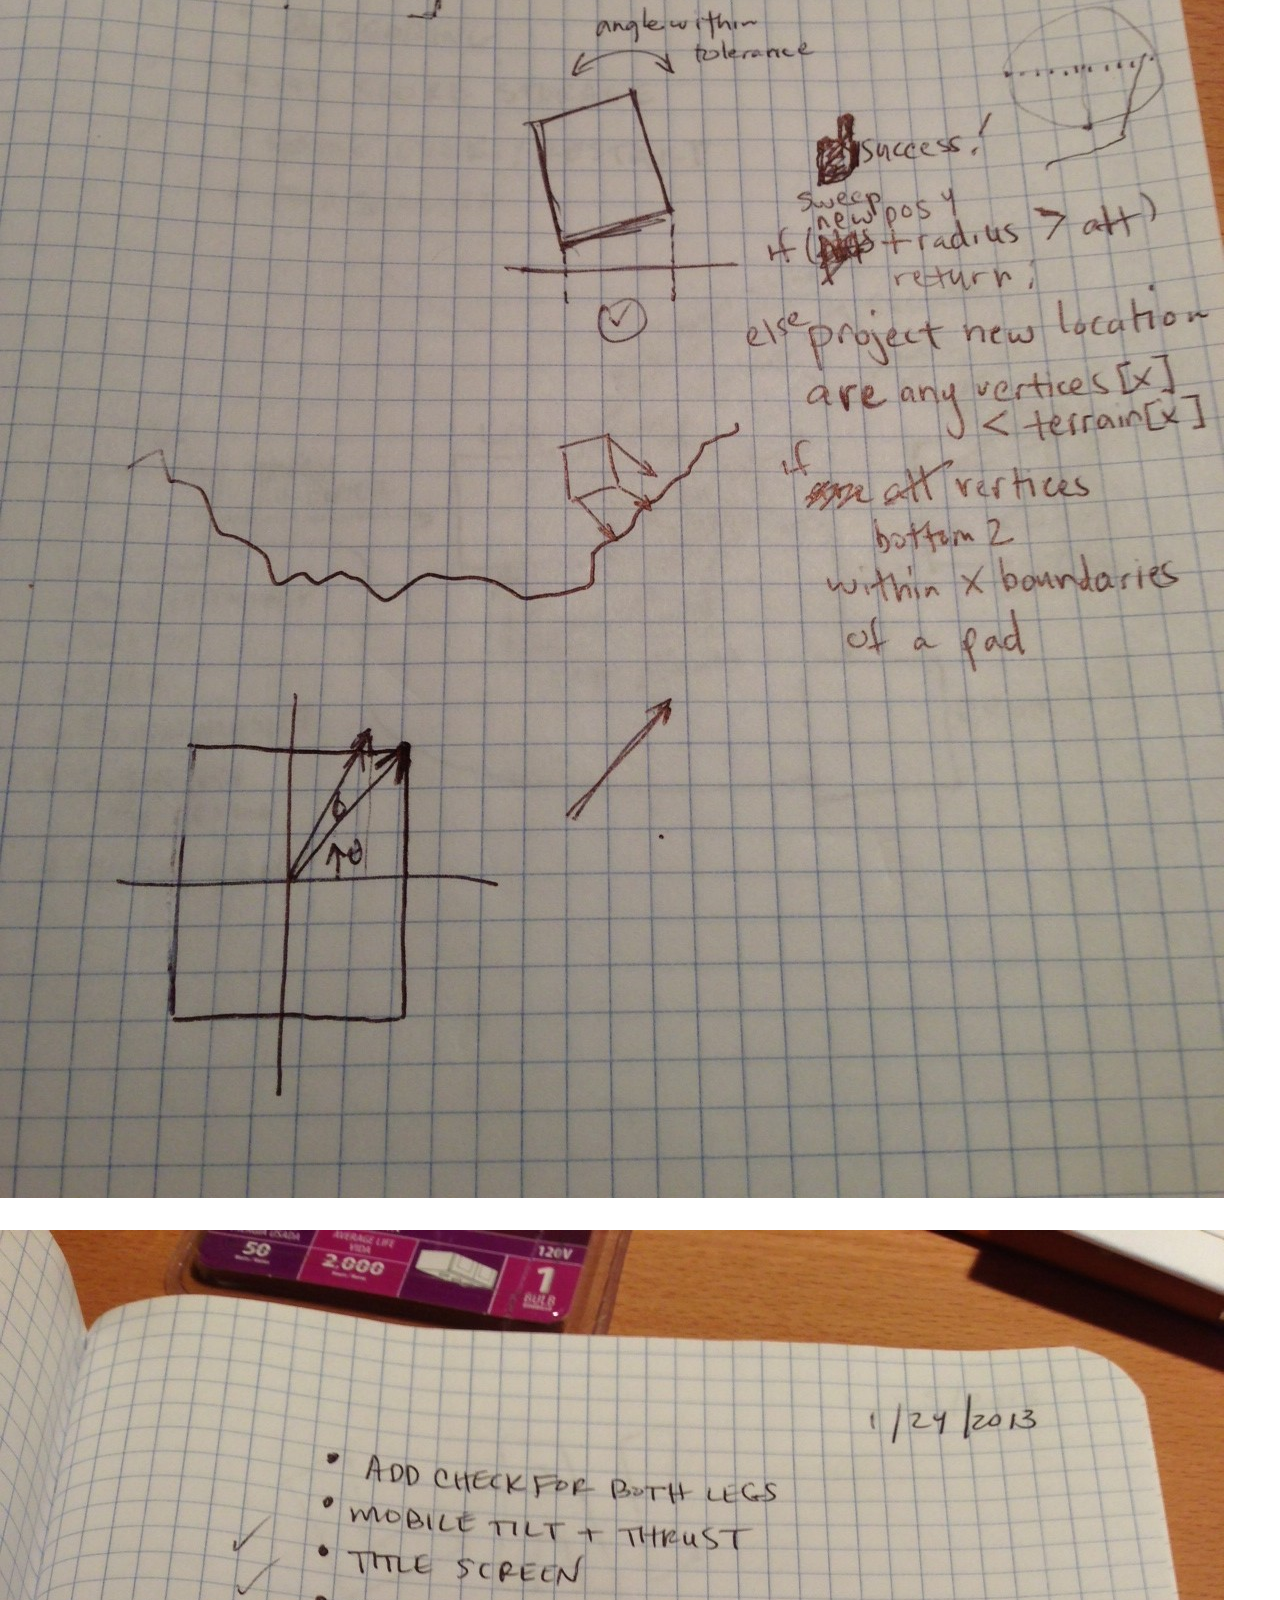
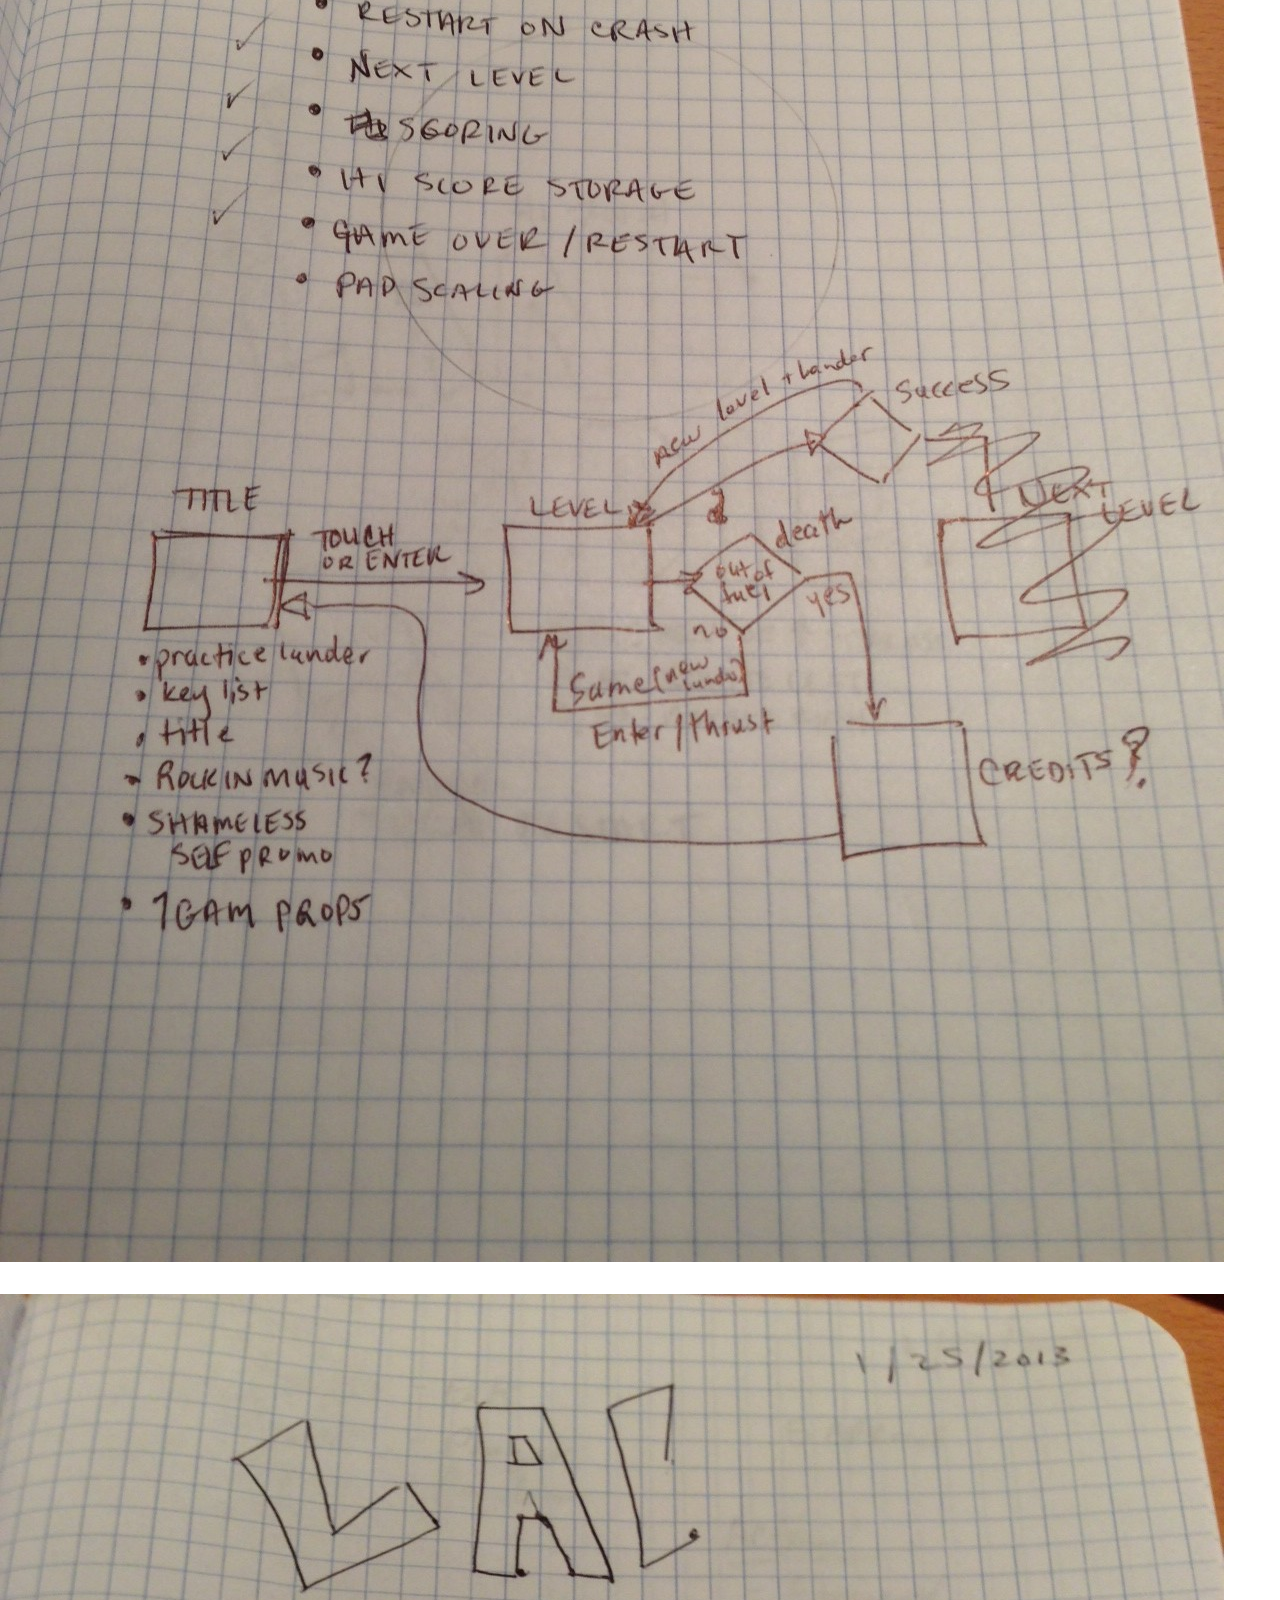
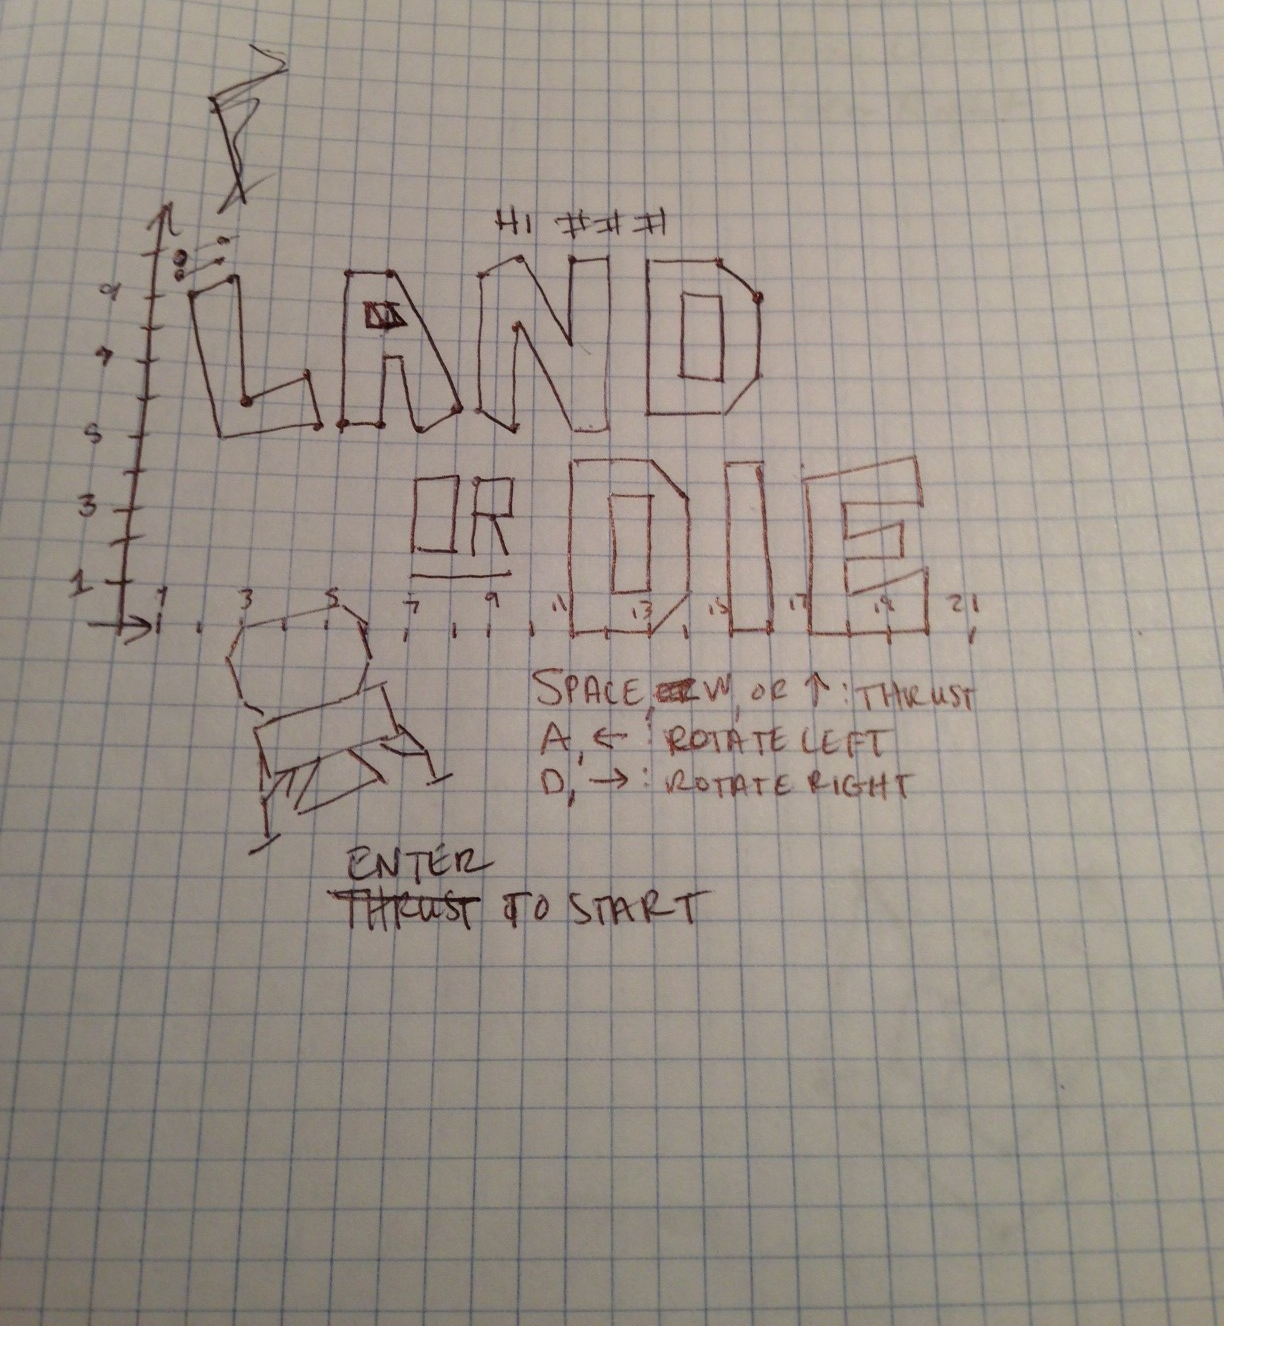
<file: projects/land-or-die/index.html>
<!DOCTYPE html>
<html>
	<head>
		<meta name="viewport" content="width=device-width, initial-scale=1">
		<link href="//fonts.googleapis.com/css?family=Raleway:400,300,600" rel="stylesheet" type="text/css">
		<link rel="stylesheet" href="../../vendor/Skeleton-2.0.4/css/normalize.css" />
		<link rel="stylesheet" href="../../vendor/Skeleton-2.0.4/css/skeleton.css" />       
		<!--<link rel="stylesheet" href="./land-or-die.css" />-->
	</head>
	<body>
		<aside>
			<p>
				This was originally posted 
				<a href="https://web.archive.org/web/20130226151410/http://digitalicarus.posterous.com/land-or-die-1gam-january-entry">
					in January 2013 as a posterous blog
				</a>
				and has been transferred and transformed here.
			</p>
			<p>
				It was made as the first attempt to complete a game along with the 
				other folks making games as a community in the <a href="https://onegameamonth.com/">One Game a Month</a>
				project. This community is basically an eternal game jam to make video games, board games,
				interactive fiction, etc.
			</p>
		</aside>
		<header>
			<div class="title-image">&nbsp;</div>
			<div class="gameplay-image">&nbsp;</div>
		</header>
		<main>
			<section class="game-section">
				<h1>The Game</h1>
				<p>
					Land or Die! is a lunar lander game with dynamically generated terrain.<br/>
					<a href="http://github.com/digitalicarus/lander">Source Code</a>
					<a href="/lander">PLAY IT HERE!</a>
				</p>
				<section class="rules-section">
					<h2>Rules</h2>
					<p>
						<ul>
							<li>Start with 500 fuel units.</li>
							<li>Land with and angle < 5&deg; and a total velocity < 10.</li>
							<li>Rack up as many points as possible by landing with minimum rotation and speed on the largest multiplier pads.</li>
							<li>Crashing results in retry of the current landscape.</li>
							<li>Escape from the screen by flying off the top to try a different landscape at the expense of fuel.</li>
						</ul>
					</p>
				</section>
				<section class="scoring-section">
					<h2>Scoring</h2>
					<p>
						A small point counter increments as long as you survive. In addition, you can earn points in these ways:
						<ul>
							<li>Successful Landing Bonus: 50 points x multiplier pad value</li>
							<li>Smooth Landing Bonus: 10 points x (10 - Velocity)</li>
							<li>Landing Pad Crash Bonus: 10 points</li>
							<li>Terrain Crash Bonus: 5 points</li>
						</ul>
					</p>
				</section>
			</section>
			<section class="development-section">
				<h1>Development</h1>
				<section class="concept-section">
					<h2>Concept</h2>
					<p>
						I always wanted to participate in a weekend game jam but had neither the experience nor the discipline. 
						OneGameAMonth (1GAM) is an excellent opportunity to commit to making a game a month, which sounds like a very difficult undertaking at a glance. 
						However, it's organized very well and has a community and gamification system that keeps the journey inspiring, fresh, and supportive.
					</p>
					<p>
						As a web developer, I have dabbled with some components that could be part of a game, but never followed through a game to completion. 
						A while back, I was dabbling with believable terrain generation using a 
						<a href="https://web.archive.org/web/20130306143134/http://www.gameprogrammer.com/fractal.html">midpoint displacement algorithm</a>. 
						The original intent was to make a Scorched Earth clone using web technologies. I prototyped the terrain in 
						<a href="http://jsfiddle.net/digitalicarus/JNzbt/5/">jsfiddle</a>. 
						It languished there for some time.
					</p>
					<p>
						When 1GAM came up, I thought to myself that a bit of physics and the terrain generator would make a good lunar lander game. 
						I later discovered that the inspiration for the game, the 1979 Atari cabinet, actually had pre-determined terrain and scrolled. 
						Initially the game was also going to be mobile friendly. 
						I postponed that plan when I found there's no way to prevent the iOS safari browser from rotating. 
					</p>
				</section>
			</section>
			<section class="design-section">
				<h2>Design</h2>

				<h3>No images!</h3>
					<p>
						I decided to make the game true to its vector roots by doing all of the graphics using Cartesian coordinates 
						and <pre class="inline-code">lineTo</pre> in canvas. 
						I had also earlier created a <a href="https://gist.github.com/digitalicarus/2597702">JavaScript game loop</a> 
						by piecing together information from gamedev.net
					</p>
					<p>
						The "sprites" in the game consist of an array of object. 
						Each object has the 2d Cartesian coordinates for a part of the "sprite" along with the color for the line/path.
					</p>
				<h3>The lander</h3>
					<p>
						To make things easier on myself, the lander was drawn on graph paper with a typical algebra coordinate plane from schoolin' days. Originally, I had planned to do dynamic zooming. Because of this I envisioned the lander being very small to start. So, I made the "sprites" so that each path could be colored and made the "head" of the lander red to judge orientation.
					</p>
				<h3>Fonts</h3>
					<p>
						Fonts are basically just sprites and can be displayed in succession. The font table is a large list of paths that are turned into "sprites". I wanted to create other glyphs besides typical alpha-numerics and had issued with my shared host and unicode being delivered to the browser with the correct character encoding, so I hacked together a tag system to translate <up> to  ↑, for instance.
					</p>
				<h3>Audio</h3>
					<p>
						Audio on the web is a bit of a mess. 
						I found that there's an issue with the audio tag that makes gapless looping not function. 
						So, I found a repo on github called <a href="https://github.com/Hivenfour/SeamlessLoop">Seamless loop</a> 
						that encapsulated all the various browser gap timings and hacked it into the game with minor modifications for volume adjustment. 
						This was used for the engine thrust sound. 
						The noise for the sound was created using the noise track for the popular NES sound tracker Famitracker.
					</p>
					<p>
						For the voice, I used a <a href="http://www.oddcast.com/home/demos/tts/tts_example.php?sitepal">text-to-speech</a> site. 
						I found that the Australian voice, Alan, enunciated the best.
					</p>
					<p>
						The "music" at the start of the game was thrown together in Famitracker, as was the velocity warning. 
					</p>
					<p>
						The low fuel warning is the recognizable code red klaxon from the original Star Trek series. 
					</p>
				<h3>Key Bindings</h3>
					<p>
						The keypress mechanism is a simple latching system. 
						Keys are registered with Keys.on or Keys.off. 
						When a keydown event is captured it's checked against the registry and latched. 
						When the keyup event is captures it's stored in the off latch. Keys.run runs the functions registered in the latches.
					</p>
				<h3>Title Screen</h3>
					<p>
						This was pared back as well. Originally I wanted you to be able to practice the controls with the lander on the title screen. 
					</p>
				<h3>Notes</h3>
				<p>
					<img src="assets/image.jpeg" />
				</p>
				<p>
					<img src="assets/image_1.jpeg" />
				</p>
				<p>
					<img src="assets/image_2.jpeg" />
				</p>
				<p>
					<img src="assets/image_3.jpeg" />
				</p>
				<p>
					<img src="assets/image_4.jpeg" />
				</p>
				<p>
					<img src="assets/image_5.jpeg" />
				</p>
			</section>
		</main>
	</body>
</html>
</file>
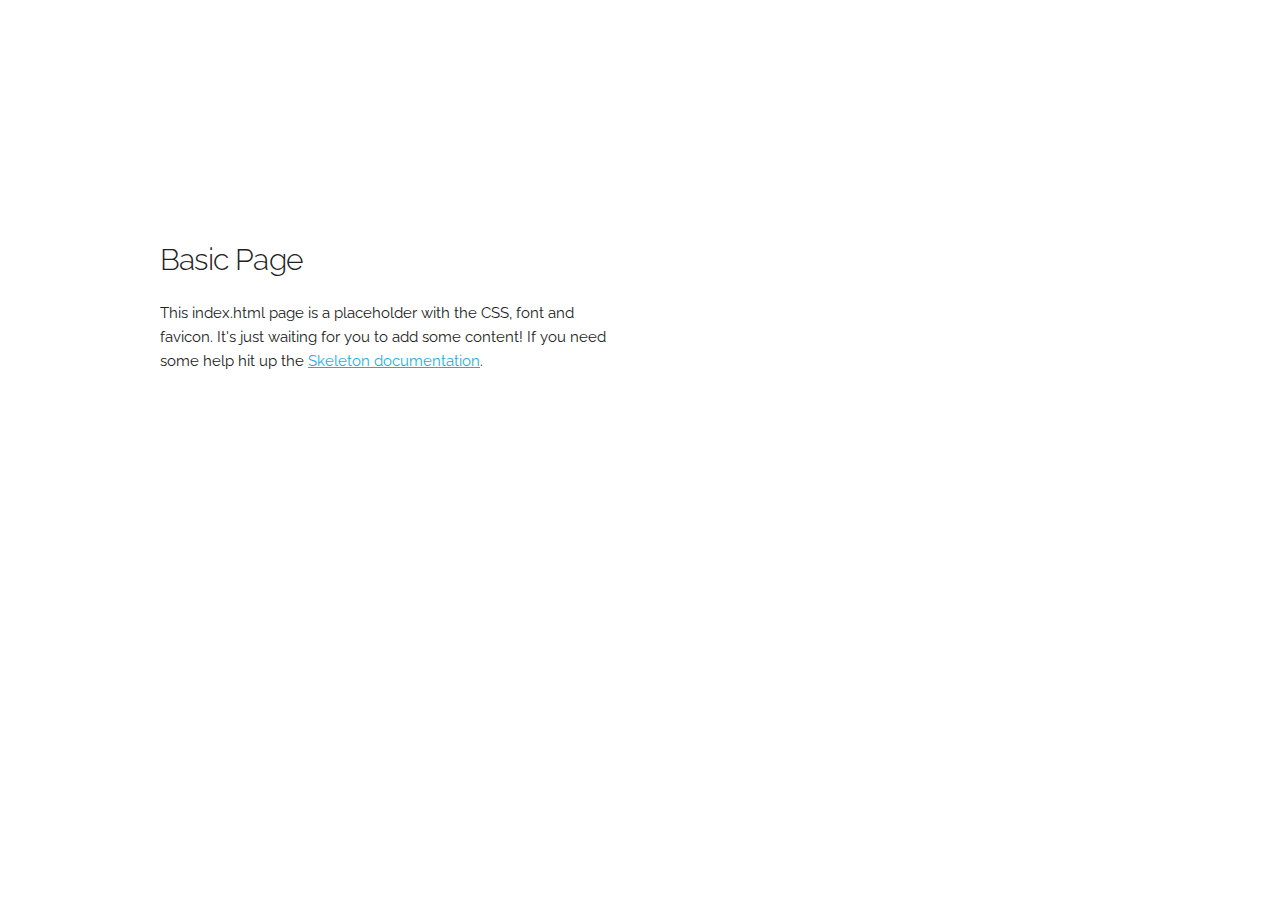
<file: vendor/Skeleton-2.0.4/index.html>
<!DOCTYPE html>
<html lang="en">
<head>

  <!-- Basic Page Needs
  –––––––––––––––––––––––––––––––––––––––––––––––––– -->
  <meta charset="utf-8">
  <title>Your page title here :)</title>
  <meta name="description" content="">
  <meta name="author" content="">

  <!-- Mobile Specific Metas
  –––––––––––––––––––––––––––––––––––––––––––––––––– -->
  <meta name="viewport" content="width=device-width, initial-scale=1">

  <!-- FONT
  –––––––––––––––––––––––––––––––––––––––––––––––––– -->
  <link href="//fonts.googleapis.com/css?family=Raleway:400,300,600" rel="stylesheet" type="text/css">

  <!-- CSS
  –––––––––––––––––––––––––––––––––––––––––––––––––– -->
  <link rel="stylesheet" href="css/normalize.css">
  <link rel="stylesheet" href="css/skeleton.css">

  <!-- Favicon
  –––––––––––––––––––––––––––––––––––––––––––––––––– -->
  <link rel="icon" type="image/png" href="images/favicon.png">

</head>
<body>

  <!-- Primary Page Layout
  –––––––––––––––––––––––––––––––––––––––––––––––––– -->
  <div class="container">
    <div class="row">
      <div class="one-half column" style="margin-top: 25%">
        <h4>Basic Page</h4>
        <p>This index.html page is a placeholder with the CSS, font and favicon. It's just waiting for you to add some content! If you need some help hit up the <a href="http://www.getskeleton.com">Skeleton documentation</a>.</p>
      </div>
    </div>
  </div>

<!-- End Document
  –––––––––––––––––––––––––––––––––––––––––––––––––– -->
</body>
</html>
</file>
<file: resume/resume.css>
h3html, body { 
	font-family: 'Montserrat'; 
	box-sizing: border-box;
}
html {
	font-size: 62.5%;
}
body {
	background-image: url('../assets/lightpaperfibers/lightpaperfibers2X.png');
	font-size: 1.5em;
    font-weight: 400;
    letter-spacing: 0.01em;
    line-height: 1.8em;
}
body * {
	box-sizing: border-box;
}

.main-container {
	width: 900px;
	margin: 0 auto;
	position: relative;
}

.resume-url {
	display: none;
	position: absolute;
	top: 0;
	left: 50%;
	transform: translateX(-50%);
}

.main-container > header {
	display: flex;
    align-items: flex-start;
    justify-content: space-between;
    padding-top: 40px;
}

.objective {
    width: 460px;
    font-style: italic;
    margin-right: 20px;
    font-size: 1.6rem;
}
 
.personal-info {
    margin-right: 60px;
    padding-right: 120px;
    background-image: url(./assets/profile.png);
    background-size: auto 100px;
    background-repeat: no-repeat;
    background-position: right;
    text-align: right;
}

.personal-info address {
	font-style: initial;
	line-height: 1.4rem;
}

.personal-info .links {
	display: flex;
    justify-content: space-between;
	line-height: 5rem;
}

.main-container > header h1 {
	margin: 0;
	font-weight: 600;
    text-transform: uppercase;
    font-size: 2.4rem;
    letter-spacing: 1px;
}

h1, h2, h3 {
	font-weight: 300;
	letter-spacing: -0.1rem;
	position: relative;
}

h1 { 
    font-size: 4rem;
    line-height: 4rem;
	margin: 40px 0 20px 0;
}
h2 { 
	font-size: 3.2rem; 
	line-height: 3.2rem;
	font-weight: 400; 
	margin: 0 0 4px 0;
}
h3 { 
	font-size: 2.5rem; 
	line-height: 2.5rem;
	margin: 20px 0;
}

main h1 {
	break-inside: avoid;
}
main h1:after {
	display: block;
	content: '';
    width: 100%;
    height: 1px;
    margin: 10px 0 20px 0;
    background: #ddd;
    background-image: -webkit-gradient( linear, left bottom, right bottom, color-stop(0, rgb(255,255,255)), color-stop(0.1, rgb(221,221,221)), color-stop(0.9, rgb(221,221,221)), color-stop(1, rgb(255,255,255)) );
    background-image: -moz-linear-gradient( left center, rgb(255,255,255) 0%, rgb(221,221,221) 10%, rgb(221,221,221) 90%, rgb(255,255,255) 100% );
}

section.education header:before {
	display: block;
	content: '';
	background-image: url('./assets/ou-logo.svg');
	width: 50px;
    height: 50px;
    position: absolute;
    left: -60px;
    background-size: contain;
    background-repeat: no-repeat;
    background-position: center;
}
section.education h3 {
	margin: 0;
	font-weight: 400;
}
section.education .section-content header {
	margin-bottom: 10px;
}
section.education .section-content ul {
	margin: 0 0 0 20px;
}

.work-history-record header, .education header {
	position: relative;
	margin: 30px 0 30px 60px;
	line-height: 2.2rem;
}
.work-history-record header aside, .education header aside {
    font-weight: 300;
}

.work-history-record header:before {
	display: block;
	content: '';
	position: absolute;
	top: 0;
	left: -60px;
	width: 40px;
	height: 40px;
	background-repeat: no-repeat;
	background-size: auto 40px;
	background-position: center;
}
.work-history-record.paypal header:before {
	background-image: url('./assets/paypal-logo.svg');
}
.work-history-record.hp header:before {
	background-image: url('./assets/hp-logo.svg');
}
.work-history-record.eso header:before {
	background-image: url('./assets/eso-logo.svg');
	background-size: 40px auto;
	width: 50px;
	height: 50px;
	left: -65px;
	background-color: white;
	border: 1px solid #ddd;
	border-radius: 50px;
}

.work-history-record .project {
	margin-left: 60px;
}
.project h3:before {
	display: block;
	content: '';

	/*background-image: url('./assets/project-icon.svg');*/
	background-image: url("[data-uri]");
    background-repeat: no-repeat;
    background-position: left 5px center;
    background-size: 26px;
    width: 40px;
    height: 30px;
    position: absolute;
    left: -44px;
    top: -2px;
}

section.personal-projects .project {
	margin-left: 40px;
}
section.personal-projects .project h3:before {
	background-image: url('../assets/wing.svg');
}
section.personal-projects .links {
    margin: 0 0 40px 0;
}
section.personal-projects .links .link-btn {
	margin-right: 10px;
}
section.personal-projects .print-links {
	display: none;
}

.link-btn {
	display: inline-block;
	border-radius: 4px;
	padding: 0 20px;
    color: #FFF;
    background-color: #33C3F0;
    border-color: #33C3F0;
    text-align: center;
    font-size: 11px;
    font-weight: 600;
    line-height: 38px;
    letter-spacing: .1rem;
    text-transform: uppercase;
    text-decoration: none;
}
.link-btn:hover {
    color: #FFF;
    background-color: #1EAEDB;
    border-color: #1EAEDB;
}

@media screen and (max-width: 1024px) {
	.main-container {
		width: 100%;
		margin: 0 auto;
		padding: 20px;
	}
	.main-container > header {
		flex-direction: column-reverse;
		align-items: center;
	}
	.main-container > header .personal-info {
		padding: 100px 0 0 0;
		margin: 0;
		background-position: top center;
		text-align: center;
	}
	.objective {
		width: 100%;
		padding: 0 10px;
		max-width: 700px;
		text-align: center;
	}
}

@media print {
	section.personal-projects .links {
		display: none;
	}
	.resume-url, section.personal-projects .print-links {
		display: block;
	}
}
</file>
<file: vendor/Skeleton-2.0.4/css/skeleton.css>
/*
* Skeleton V2.0.4
* Copyright 2014, Dave Gamache
* www.getskeleton.com
* Free to use under the MIT license.
* http://www.opensource.org/licenses/mit-license.php
* 12/29/2014
*/


/* Table of contents
––––––––––––––––––––––––––––––––––––––––––––––––––
- Grid
- Base Styles
- Typography
- Links
- Buttons
- Forms
- Lists
- Code
- Tables
- Spacing
- Utilities
- Clearing
- Media Queries
*/


/* Grid
–––––––––––––––––––––––––––––––––––––––––––––––––– */
.container {
  position: relative;
  width: 100%;
  max-width: 960px;
  margin: 0 auto;
  padding: 0 20px;
  box-sizing: border-box; }
.column,
.columns {
  width: 100%;
  float: left;
  box-sizing: border-box; }

/* For devices larger than 400px */
@media (min-width: 400px) {
  .container {
    width: 85%;
    padding: 0; }
}

/* For devices larger than 550px */
@media (min-width: 550px) {
  .container {
    width: 80%; }
  .column,
  .columns {
    margin-left: 4%; }
  .column:first-child,
  .columns:first-child {
    margin-left: 0; }

  .one.column,
  .one.columns                    { width: 4.66666666667%; }
  .two.columns                    { width: 13.3333333333%; }
  .three.columns                  { width: 22%;            }
  .four.columns                   { width: 30.6666666667%; }
  .five.columns                   { width: 39.3333333333%; }
  .six.columns                    { width: 48%;            }
  .seven.columns                  { width: 56.6666666667%; }
  .eight.columns                  { width: 65.3333333333%; }
  .nine.columns                   { width: 74.0%;          }
  .ten.columns                    { width: 82.6666666667%; }
  .eleven.columns                 { width: 91.3333333333%; }
  .twelve.columns                 { width: 100%; margin-left: 0; }

  .one-third.column               { width: 30.6666666667%; }
  .two-thirds.column              { width: 65.3333333333%; }

  .one-half.column                { width: 48%; }

  /* Offsets */
  .offset-by-one.column,
  .offset-by-one.columns          { margin-left: 8.66666666667%; }
  .offset-by-two.column,
  .offset-by-two.columns          { margin-left: 17.3333333333%; }
  .offset-by-three.column,
  .offset-by-three.columns        { margin-left: 26%;            }
  .offset-by-four.column,
  .offset-by-four.columns         { margin-left: 34.6666666667%; }
  .offset-by-five.column,
  .offset-by-five.columns         { margin-left: 43.3333333333%; }
  .offset-by-six.column,
  .offset-by-six.columns          { margin-left: 52%;            }
  .offset-by-seven.column,
  .offset-by-seven.columns        { margin-left: 60.6666666667%; }
  .offset-by-eight.column,
  .offset-by-eight.columns        { margin-left: 69.3333333333%; }
  .offset-by-nine.column,
  .offset-by-nine.columns         { margin-left: 78.0%;          }
  .offset-by-ten.column,
  .offset-by-ten.columns          { margin-left: 86.6666666667%; }
  .offset-by-eleven.column,
  .offset-by-eleven.columns       { margin-left: 95.3333333333%; }

  .offset-by-one-third.column,
  .offset-by-one-third.columns    { margin-left: 34.6666666667%; }
  .offset-by-two-thirds.column,
  .offset-by-two-thirds.columns   { margin-left: 69.3333333333%; }

  .offset-by-one-half.column,
  .offset-by-one-half.columns     { margin-left: 52%; }

}


/* Base Styles
–––––––––––––––––––––––––––––––––––––––––––––––––– */
/* NOTE
html is set to 62.5% so that all the REM measurements throughout Skeleton
are based on 10px sizing. So basically 1.5rem = 15px :) */
html {
  font-size: 62.5%; }
body {
  font-size: 1.5em; /* currently ems cause chrome bug misinterpreting rems on body element */
  line-height: 1.6;
  font-weight: 400;
  font-family: "Raleway", "HelveticaNeue", "Helvetica Neue", Helvetica, Arial, sans-serif;
  color: #222; }


/* Typography
–––––––––––––––––––––––––––––––––––––––––––––––––– */
h1, h2, h3, h4, h5, h6 {
  margin-top: 0;
  margin-bottom: 2rem;
  font-weight: 300; }
h1 { font-size: 4.0rem; line-height: 1.2;  letter-spacing: -.1rem;}
h2 { font-size: 3.6rem; line-height: 1.25; letter-spacing: -.1rem; }
h3 { font-size: 3.0rem; line-height: 1.3;  letter-spacing: -.1rem; }
h4 { font-size: 2.4rem; line-height: 1.35; letter-spacing: -.08rem; }
h5 { font-size: 1.8rem; line-height: 1.5;  letter-spacing: -.05rem; }
h6 { font-size: 1.5rem; line-height: 1.6;  letter-spacing: 0; }

/* Larger than phablet */
@media (min-width: 550px) {
  h1 { font-size: 5.0rem; }
  h2 { font-size: 4.2rem; }
  h3 { font-size: 3.6rem; }
  h4 { font-size: 3.0rem; }
  h5 { font-size: 2.4rem; }
  h6 { font-size: 1.5rem; }
}

p {
  margin-top: 0; }


/* Links
–––––––––––––––––––––––––––––––––––––––––––––––––– */
a {
  color: #1EAEDB; }
a:hover {
  color: #0FA0CE; }


/* Buttons
–––––––––––––––––––––––––––––––––––––––––––––––––– */
.button,
button,
input[type="submit"],
input[type="reset"],
input[type="button"] {
  display: inline-block;
  height: 38px;
  padding: 0 30px;
  color: #555;
  text-align: center;
  font-size: 11px;
  font-weight: 600;
  line-height: 38px;
  letter-spacing: .1rem;
  text-transform: uppercase;
  text-decoration: none;
  white-space: nowrap;
  background-color: transparent;
  border-radius: 4px;
  border: 1px solid #bbb;
  cursor: pointer;
  box-sizing: border-box; }
.button:hover,
button:hover,
input[type="submit"]:hover,
input[type="reset"]:hover,
input[type="button"]:hover,
.button:focus,
button:focus,
input[type="submit"]:focus,
input[type="reset"]:focus,
input[type="button"]:focus {
  color: #333;
  border-color: #888;
  outline: 0; }
.button.button-primary,
button.button-primary,
input[type="submit"].button-primary,
input[type="reset"].button-primary,
input[type="button"].button-primary {
  color: #FFF;
  background-color: #33C3F0;
  border-color: #33C3F0; }
.button.button-primary:hover,
button.button-primary:hover,
input[type="submit"].button-primary:hover,
input[type="reset"].button-primary:hover,
input[type="button"].button-primary:hover,
.button.button-primary:focus,
button.button-primary:focus,
input[type="submit"].button-primary:focus,
input[type="reset"].button-primary:focus,
input[type="button"].button-primary:focus {
  color: #FFF;
  background-color: #1EAEDB;
  border-color: #1EAEDB; }


/* Forms
–––––––––––––––––––––––––––––––––––––––––––––––––– */
input[type="email"],
input[type="number"],
input[type="search"],
input[type="text"],
input[type="tel"],
input[type="url"],
input[type="password"],
textarea,
select {
  height: 38px;
  padding: 6px 10px; /* The 6px vertically centers text on FF, ignored by Webkit */
  background-color: #fff;
  border: 1px solid #D1D1D1;
  border-radius: 4px;
  box-shadow: none;
  box-sizing: border-box; }
/* Removes awkward default styles on some inputs for iOS */
input[type="email"],
input[type="number"],
input[type="search"],
input[type="text"],
input[type="tel"],
input[type="url"],
input[type="password"],
textarea {
  -webkit-appearance: none;
     -moz-appearance: none;
          appearance: none; }
textarea {
  min-height: 65px;
  padding-top: 6px;
  padding-bottom: 6px; }
input[type="email"]:focus,
input[type="number"]:focus,
input[type="search"]:focus,
input[type="text"]:focus,
input[type="tel"]:focus,
input[type="url"]:focus,
input[type="password"]:focus,
textarea:focus,
select:focus {
  border: 1px solid #33C3F0;
  outline: 0; }
label,
legend {
  display: block;
  margin-bottom: .5rem;
  font-weight: 600; }
fieldset {
  padding: 0;
  border-width: 0; }
input[type="checkbox"],
input[type="radio"] {
  display: inline; }
label > .label-body {
  display: inline-block;
  margin-left: .5rem;
  font-weight: normal; }


/* Lists
–––––––––––––––––––––––––––––––––––––––––––––––––– */
ul {
  list-style: circle inside; }
ol {
  list-style: decimal inside; }
ol, ul {
  padding-left: 0;
  margin-top: 0; }
ul ul,
ul ol,
ol ol,
ol ul {
  margin: 1.5rem 0 1.5rem 3rem;
  font-size: 90%; }
li {
  margin-bottom: 1rem; }


/* Code
–––––––––––––––––––––––––––––––––––––––––––––––––– */
code {
  padding: .2rem .5rem;
  margin: 0 .2rem;
  font-size: 90%;
  white-space: nowrap;
  background: #F1F1F1;
  border: 1px solid #E1E1E1;
  border-radius: 4px; }
pre > code {
  display: block;
  padding: 1rem 1.5rem;
  white-space: pre; }


/* Tables
–––––––––––––––––––––––––––––––––––––––––––––––––– */
th,
td {
  padding: 12px 15px;
  text-align: left;
  border-bottom: 1px solid #E1E1E1; }
th:first-child,
td:first-child {
  padding-left: 0; }
th:last-child,
td:last-child {
  padding-right: 0; }


/* Spacing
–––––––––––––––––––––––––––––––––––––––––––––––––– */
button,
.button {
  margin-bottom: 1rem; }
input,
textarea,
select,
fieldset {
  margin-bottom: 1.5rem; }
pre,
blockquote,
dl,
figure,
table,
p,
ul,
ol,
form {
  margin-bottom: 2.5rem; }


/* Utilities
–––––––––––––––––––––––––––––––––––––––––––––––––– */
.u-full-width {
  width: 100%;
  box-sizing: border-box; }
.u-max-full-width {
  max-width: 100%;
  box-sizing: border-box; }
.u-pull-right {
  float: right; }
.u-pull-left {
  float: left; }


/* Misc
–––––––––––––––––––––––––––––––––––––––––––––––––– */
hr {
  margin-top: 3rem;
  margin-bottom: 3.5rem;
  border-width: 0;
  border-top: 1px solid #E1E1E1; }


/* Clearing
–––––––––––––––––––––––––––––––––––––––––––––––––– */

/* Self Clearing Goodness */
.container:after,
.row:after,
.u-cf {
  content: "";
  display: table;
  clear: both; }


/* Media Queries
–––––––––––––––––––––––––––––––––––––––––––––––––– */
/*
Note: The best way to structure the use of media queries is to create the queries
near the relevant code. For example, if you wanted to change the styles for buttons
on small devices, paste the mobile query code up in the buttons section and style it
there.
*/


/* Larger than mobile */
@media (min-width: 400px) {}

/* Larger than phablet (also point when grid becomes active) */
@media (min-width: 550px) {}

/* Larger than tablet */
@media (min-width: 750px) {}

/* Larger than desktop */
@media (min-width: 1000px) {}

/* Larger than Desktop HD */
@media (min-width: 1200px) {}
</file>
<file: projects/land-or-die/land-or-die.css>
/*https://vistaserv.net/blog/90s-fonts-modern-browsers*/
body {
	background-image: url('http://art.teleportacia.org/observation/vernacular/stars/ss035.gif');
    background-size: contain;
	/*font-family: 'Montserrat', 'Cutive Mono', 'Space Mono', monospace;*/
	color: #eef;
	color: #08c308;
	font-weight: 300;
}

header {
	display: flex;
	height: 300px;
}
header > .title-image, .gameplay-image {
	background-repeat: no-repeat;
	flex: 1;
	background-size: 100%;
	background-position: center;
}
header > .title-image {
	background-image: url(assets/2013_jan_26_lander_title.png);
}
header > .gameplay-image {
	background-image: url(assets/2013_jan_26_lander_gameplay.png);
}
</file>
